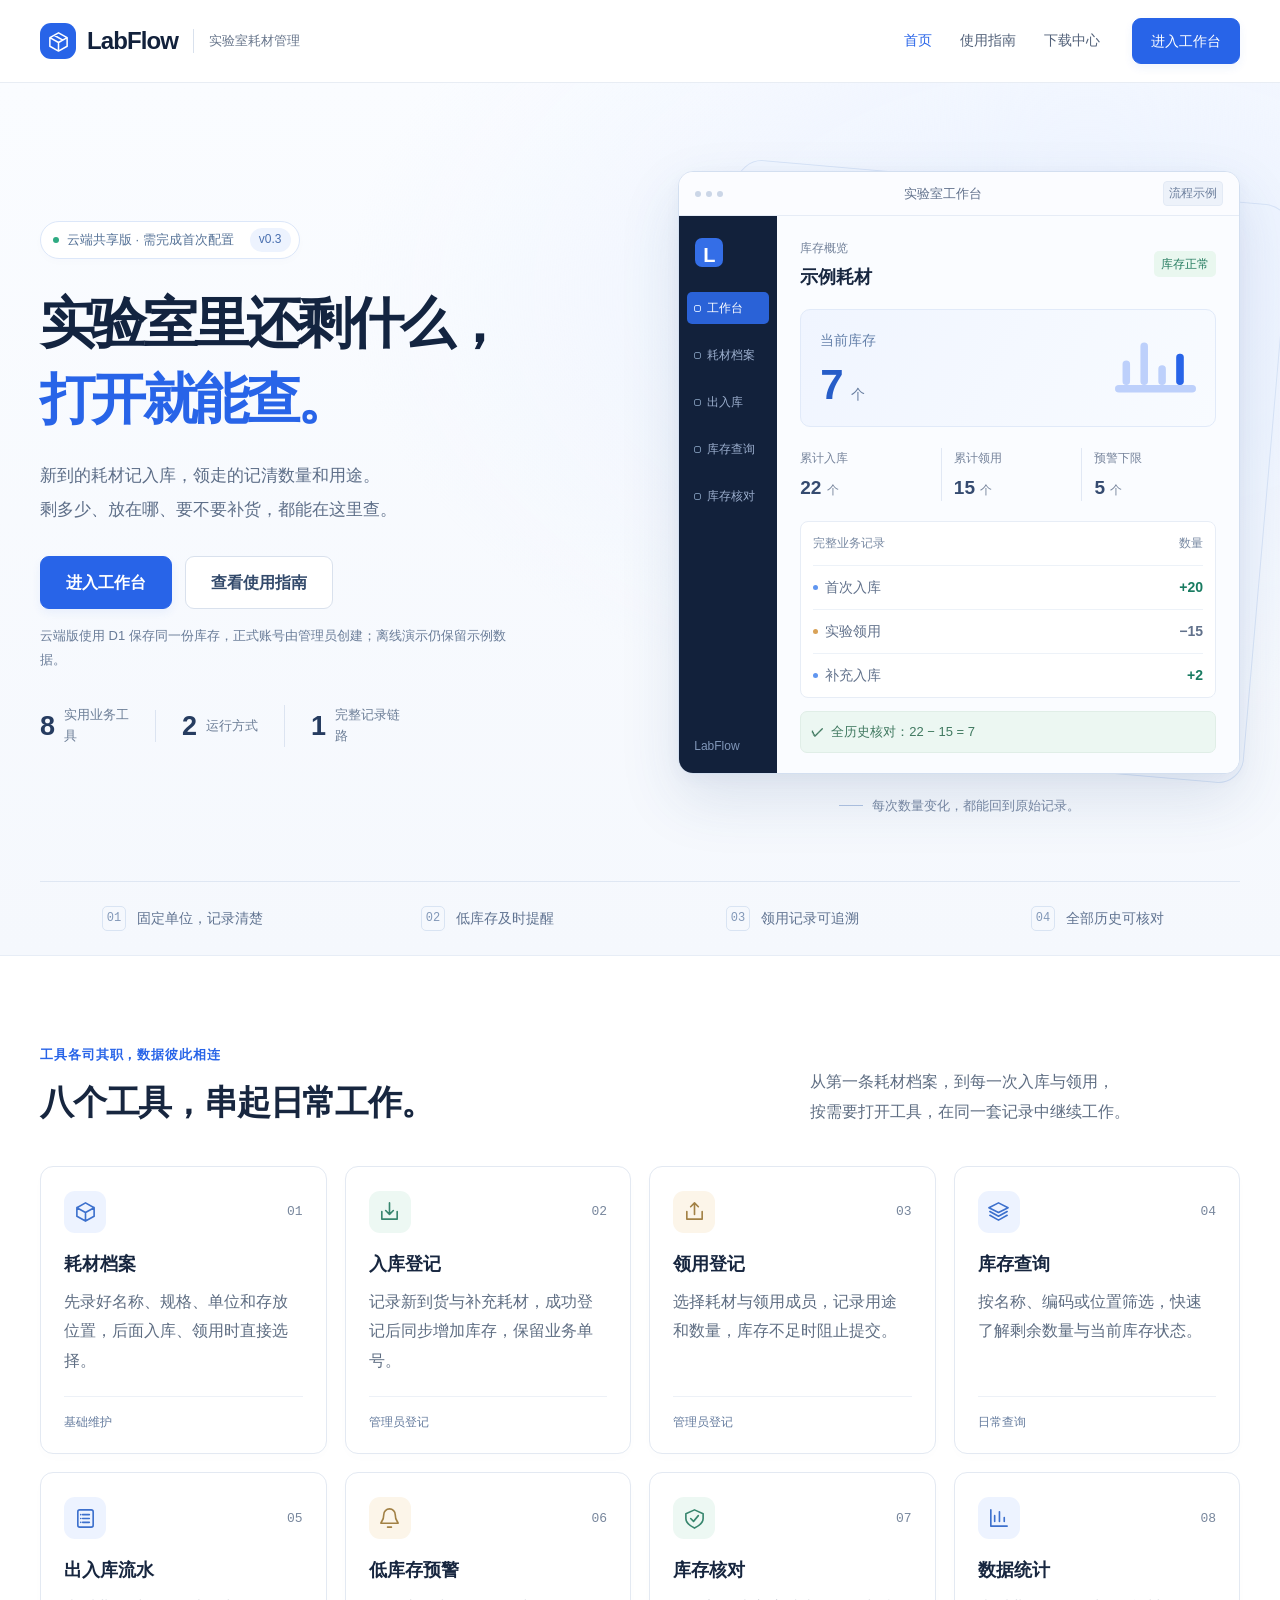
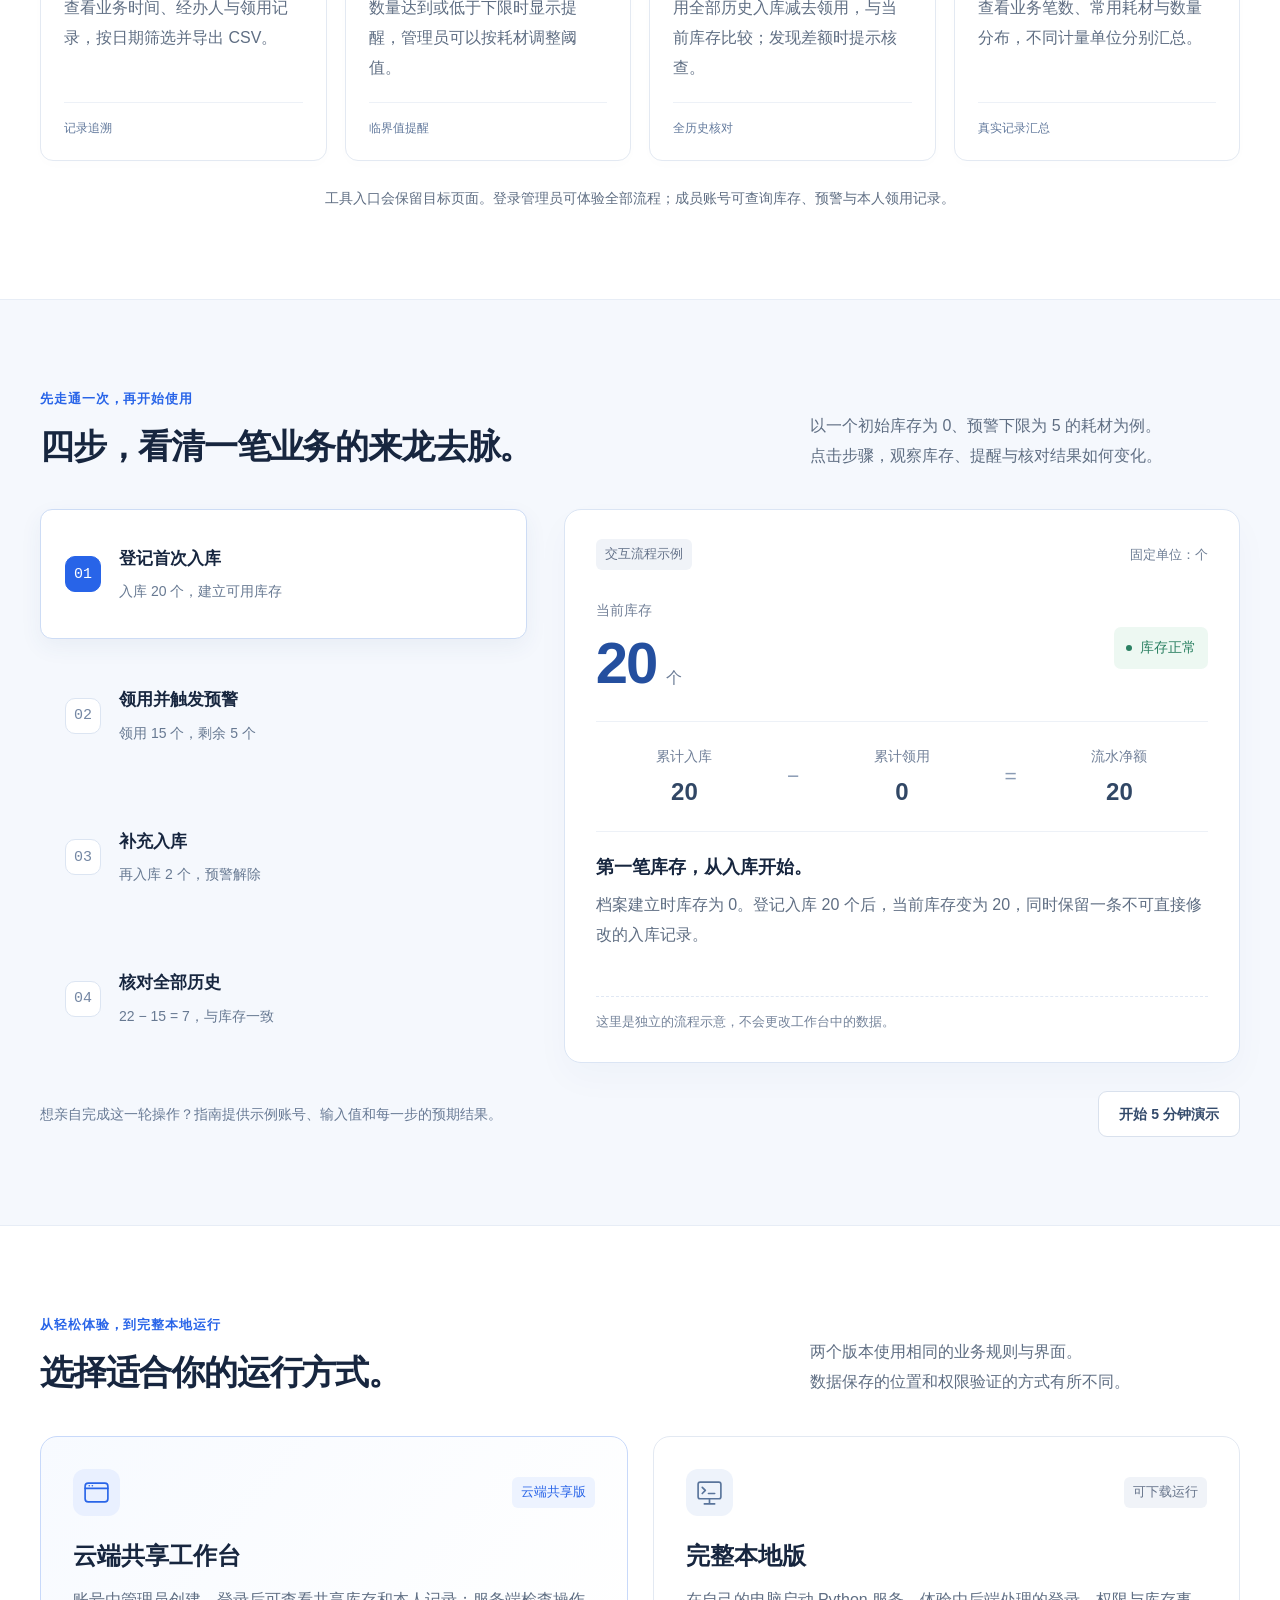
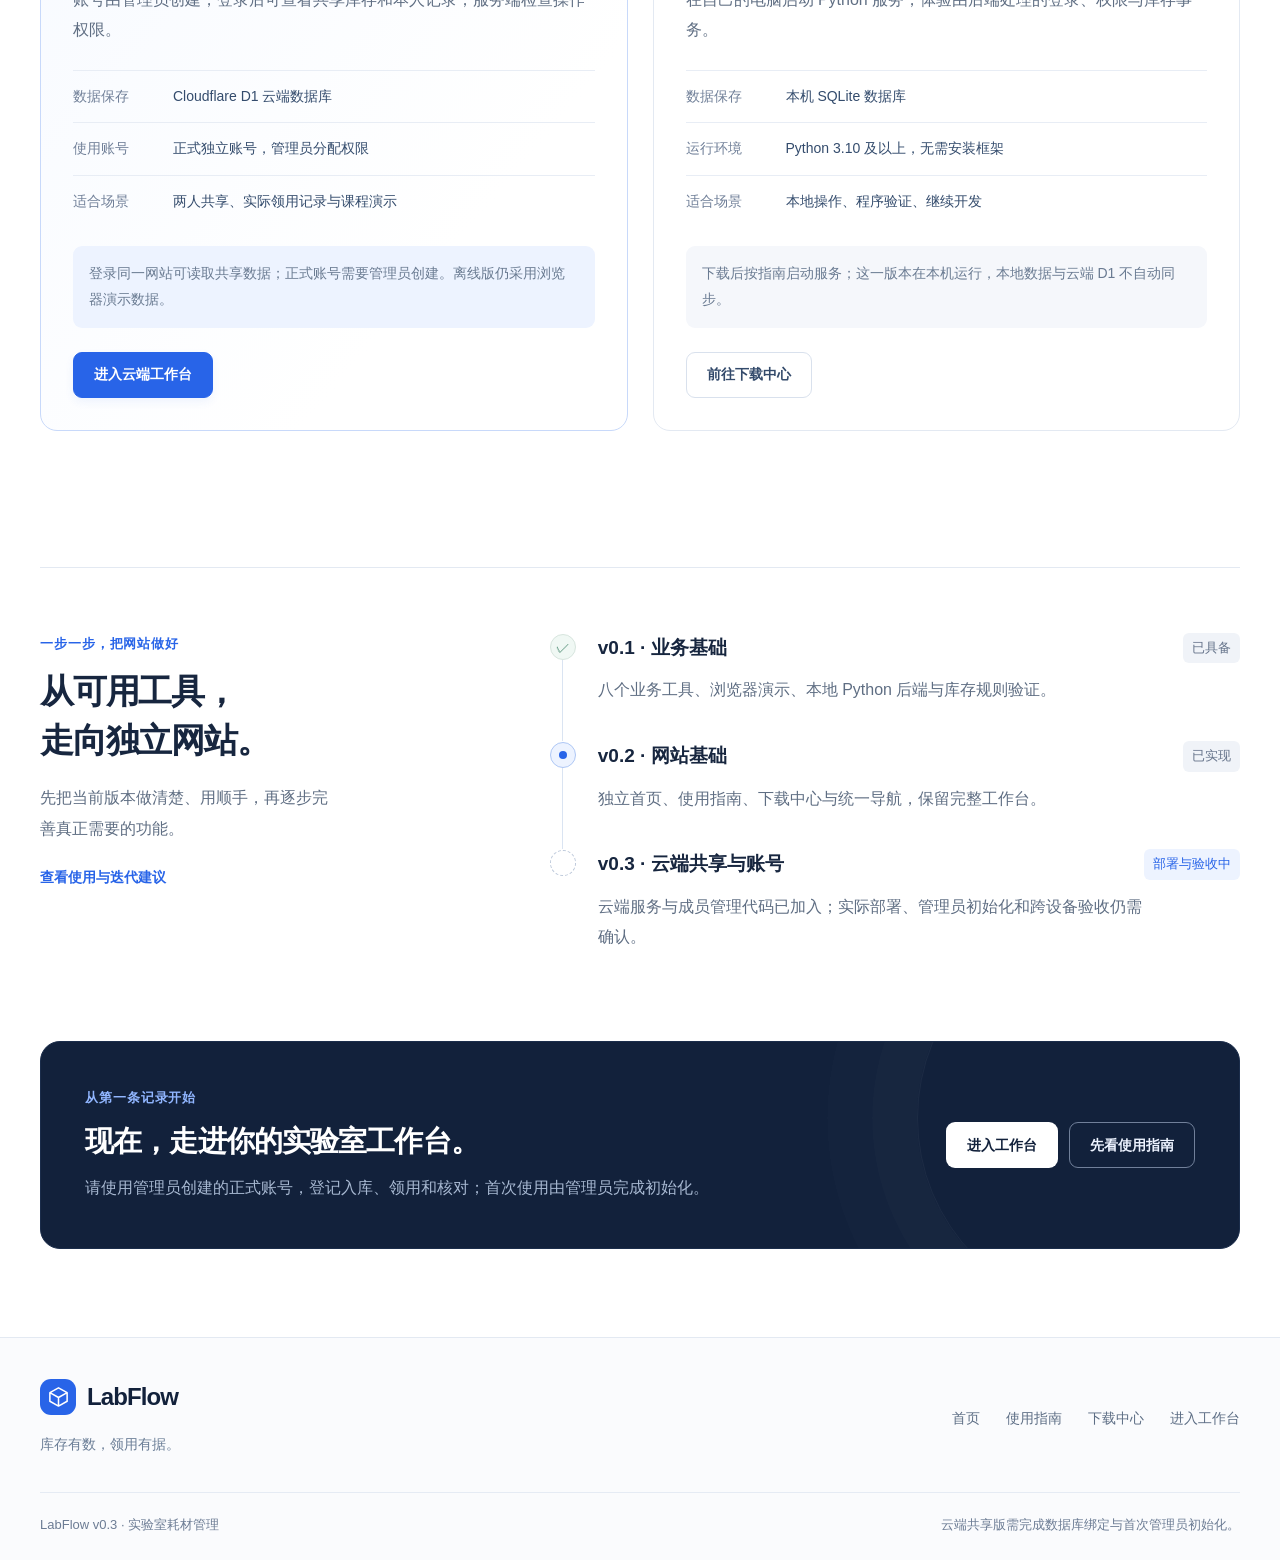
<file: web/index.html>
<!doctype html>
<html lang="zh-CN">
<head>
  <meta charset="utf-8">
  <meta name="viewport" content="width=device-width, initial-scale=1">
  <meta name="theme-color" content="#12213b">
  <meta name="description" content="LabFlow 将实验室耗材档案、入库、领用、库存、预警与核对连接起来。在线体验八个业务工具，或下载完整的 Python 与 SQLite 本地版本。">
  <title>LabFlow · 让实验室耗材管理有条理</title>
  <link rel="stylesheet" href="site.css">
  <script src="site.js" defer></script>
</head>
<body data-page="home">
  <a class="skip-link" href="#main-content">跳到主要内容</a>
  <header class="site-header">
    <div class="site-wrap site-header-inner">
      <a class="site-brand" href="index.html" aria-label="LabFlow 首页">
        <span class="brand-mark" aria-hidden="true"><svg viewBox="0 0 24 24" fill="none"><path d="m12 3 9 5-9 5-9-5 9-5Zm-9 5v9l9 5 9-5V8M12 13v9M7.5 5.5l9 5" stroke="currentColor" stroke-width="1.6" stroke-linejoin="round"/></svg></span>
        <span class="brand-wordmark">LabFlow</span><span class="brand-subtitle">实验室耗材管理</span>
      </a>
      <button class="mobile-nav-toggle" type="button" data-menu-toggle aria-controls="site-nav" aria-expanded="false" aria-label="打开导航"><span></span><span></span><span></span></button>
      <nav id="site-nav" class="site-nav" aria-label="网站导航"><a href="index.html" aria-current="page">首页</a><a href="guide.html">使用指南</a><a href="download.html">下载中心</a><a href="app.html" class="button button-primary nav-cta">进入工作台</a></nav>
    </div>
  </header>
  <main id="main-content">
    <section class="home-hero">
      <div class="site-wrap hero-layout">
        <div class="hero-copy">
          <div class="hero-status"><span class="status-dot"></span>云端共享版 · 需完成首次配置<span class="hero-version">v0.3</span></div>
          <h1>实验室里还剩什么，<br><span>打开就能查。</span></h1>
          <p class="hero-lead">新到的耗材记入库，领走的记清数量和用途。<br class="desktop-break">剩多少、放在哪、要不要补货，都能在这里查。</p>
          <div class="hero-actions"><a class="button button-primary button-large" href="app.html">进入工作台</a><a class="button button-secondary button-large" href="guide.html">查看使用指南</a></div>
          <p class="hero-note">云端版使用 D1 保存同一份库存，正式账号由管理员创建；离线演示仍保留示例数据。</p>
          <div class="hero-proof" aria-label="产品范围"><div><strong>8</strong><span>实用业务工具</span></div><div><strong>2</strong><span>运行方式</span></div><div><strong>1</strong><span>完整记录链路</span></div></div>
        </div>
        <div class="hero-visual">
          <div class="preview-window" aria-label="业务示例：累计入库 22 个、领用 15 个，当前库存 7 个">
            <div class="preview-topbar"><div class="preview-dots" aria-hidden="true"><i></i><i></i><i></i></div><span>实验室工作台</span><span class="preview-label">流程示例</span></div>
            <div class="preview-content">
              <div class="preview-nav" aria-hidden="true"><span class="preview-nav-logo">L</span><span class="is-active"><i></i>工作台</span><span><i></i>耗材档案</span><span><i></i>出入库</span><span><i></i>库存查询</span><span><i></i>库存核对</span><span class="preview-nav-foot">LabFlow</span></div>
              <div class="preview-main">
                <div class="preview-heading"><div><p>库存概览</p><h2>示例耗材</h2></div><span class="preview-ok">库存正常</span></div>
                <div class="preview-stock"><div><span>当前库存</span><strong>7<small>个</small></strong></div><svg viewBox="0 0 86 62" fill="none" aria-hidden="true"><path d="M4 53h78M12 45V27M31 45V8M50 45V32M69 45V20" stroke="#bdd0fb" stroke-width="8" stroke-linecap="round"/><path d="M69 45V20" stroke="#2864e8" stroke-width="8" stroke-linecap="round"/></svg></div>
                <div class="preview-metrics"><div><span>累计入库</span><strong>22 <small>个</small></strong></div><div><span>累计领用</span><strong>15 <small>个</small></strong></div><div><span>预警下限</span><strong>5 <small>个</small></strong></div></div>
                <div class="preview-ledger"><div class="preview-ledger-head"><span>完整业务记录</span><span>数量</span></div><div><span><i class="ledger-dot in"></i>首次入库</span><strong class="text-green">+20</strong></div><div><span><i class="ledger-dot out"></i>实验领用</span><strong>−15</strong></div><div><span><i class="ledger-dot in"></i>补充入库</span><strong class="text-green">+2</strong></div></div>
                <div class="preview-check"><span aria-hidden="true">✓</span>全历史核对：22 − 15 = 7</div>
              </div>
            </div>
          </div>
          <div class="preview-caption"><span class="caption-line"></span>每次数量变化，都能回到原始记录。</div>
        </div>
      </div>
      <div class="site-wrap"><div class="benefit-strip"><span><i aria-hidden="true">01</i>固定单位，记录清楚</span><span><i aria-hidden="true">02</i>低库存及时提醒</span><span><i aria-hidden="true">03</i>领用记录可追溯</span><span><i aria-hidden="true">04</i>全部历史可核对</span></div></div>
    </section>
    <section id="features" class="section features-section">
      <div class="site-wrap">
        <div class="section-head"><div><p class="eyebrow">工具各司其职，数据彼此相连</p><h2 class="section-title">八个工具，串起日常工作。</h2></div><p class="section-copy">从第一条耗材档案，到每一次入库与领用，<br class="desktop-break">按需要打开工具，在同一套记录中继续工作。</p></div>
        <div class="feature-grid">
          <a class="feature-card" href="app.html?app=items"><div class="feature-card-top"><span class="feature-icon"><svg viewBox="0 0 24 24" fill="none" aria-hidden="true"><path d="m12 3 9 5-9 5-9-5 9-5Zm-9 5v9l9 5 9-5V8M12 13v9"/></svg></span><span class="feature-number">01</span></div><h3>耗材档案</h3><p>先录好名称、规格、单位和存放位置，后面入库、领用时直接选择。</p><span class="feature-category">基础维护</span></a>
          <a class="feature-card" href="app.html?app=inbound"><div class="feature-card-top"><span class="feature-icon green"><svg viewBox="0 0 24 24" fill="none" aria-hidden="true"><path d="M4 12v8h16v-8M12 3v12m-4-4 4 4 4-4"/></svg></span><span class="feature-number">02</span></div><h3>入库登记</h3><p>记录新到货与补充耗材，成功登记后同步增加库存，保留业务单号。</p><span class="feature-category">管理员登记</span></a>
          <a class="feature-card" href="app.html?app=outbound"><div class="feature-card-top"><span class="feature-icon warm"><svg viewBox="0 0 24 24" fill="none" aria-hidden="true"><path d="M4 12v8h16v-8M12 15V3m-4 4 4-4 4 4"/></svg></span><span class="feature-number">03</span></div><h3>领用登记</h3><p>选择耗材与领用成员，记录用途和数量，库存不足时阻止提交。</p><span class="feature-category">管理员登记</span></a>
          <a class="feature-card" href="app.html?app=inventory"><div class="feature-card-top"><span class="feature-icon"><svg viewBox="0 0 24 24" fill="none" aria-hidden="true"><path d="m12 3 10 5-10 5L2 8l10-5ZM3 12l9 5 9-5M3 16l9 5 9-5"/></svg></span><span class="feature-number">04</span></div><h3>库存查询</h3><p>按名称、编码或位置筛选，快速了解剩余数量与当前库存状态。</p><span class="feature-category">日常查询</span></a>
          <a class="feature-card" href="app.html?app=movements"><div class="feature-card-top"><span class="feature-icon"><svg viewBox="0 0 24 24" fill="none" aria-hidden="true"><rect x="4" y="3" width="16" height="18" rx="2"/><path d="M9 8h7M9 12h7M9 16h7M7 8h.01M7 12h.01M7 16h.01"/></svg></span><span class="feature-number">05</span></div><h3>出入库流水</h3><p>查看业务时间、经办人与领用记录，按日期筛选并导出 CSV。</p><span class="feature-category">记录追溯</span></a>
          <a class="feature-card" href="app.html?app=alerts"><div class="feature-card-top"><span class="feature-icon warm"><svg viewBox="0 0 24 24" fill="none" aria-hidden="true"><path d="M18 8a6 6 0 0 0-12 0c0 7-3 7-3 9h18c0-2-3-2-3-9M10 21h4"/></svg></span><span class="feature-number">06</span></div><h3>低库存预警</h3><p>数量达到或低于下限时显示提醒，管理员可以按耗材调整阈值。</p><span class="feature-category">临界值提醒</span></a>
          <a class="feature-card" href="app.html?app=reconciliation"><div class="feature-card-top"><span class="feature-icon green"><svg viewBox="0 0 24 24" fill="none" aria-hidden="true"><path d="m12 3 9 4v5c0 5-5 8-9 10-4-2-9-5-9-10V7l9-4Z"/><path d="m8 12 3 3 5-6"/></svg></span><span class="feature-number">07</span></div><h3>库存核对</h3><p>用全部历史入库减去领用，与当前库存比较；发现差额时提示核查。</p><span class="feature-category">全历史核对</span></a>
          <a class="feature-card" href="app.html?app=statistics"><div class="feature-card-top"><span class="feature-icon"><svg viewBox="0 0 24 24" fill="none" aria-hidden="true"><path d="M4 3v17h17M8 15V9M13 15V5M18 15v-4"/></svg></span><span class="feature-number">08</span></div><h3>数据统计</h3><p>查看业务笔数、常用耗材与数量分布，不同计量单位分别汇总。</p><span class="feature-category">真实记录汇总</span></a>
        </div>
        <p class="section-footnote">工具入口会保留目标页面。登录管理员可体验全部流程；成员账号可查询库存、预警与本人领用记录。</p>
      </div>
    </section>
    <section id="workflow" class="section workflow-section">
      <div class="site-wrap">
        <div class="section-head"><div><p class="eyebrow">先走通一次，再开始使用</p><h2 class="section-title">四步，看清一笔业务的来龙去脉。</h2></div><p class="section-copy">以一个初始库存为 0、预警下限为 5 的耗材为例。<br class="desktop-break">点击步骤，观察库存、提醒与核对结果如何变化。</p></div>
        <div class="workflow-layout">
          <div class="demo-tabs" role="tablist" aria-label="业务演示步骤" aria-orientation="vertical">
            <button class="demo-tab is-active" type="button" role="tab" id="demo-tab-0" aria-selected="true" aria-controls="demo-panel" data-demo-step="0"><span class="demo-step-number">01</span><span><strong>登记首次入库</strong><small>入库 20 个，建立可用库存</small></span></button>
            <button class="demo-tab" type="button" role="tab" id="demo-tab-1" aria-selected="false" aria-controls="demo-panel" tabindex="-1" data-demo-step="1"><span class="demo-step-number">02</span><span><strong>领用并触发预警</strong><small>领用 15 个，剩余 5 个</small></span></button>
            <button class="demo-tab" type="button" role="tab" id="demo-tab-2" aria-selected="false" aria-controls="demo-panel" tabindex="-1" data-demo-step="2"><span class="demo-step-number">03</span><span><strong>补充入库</strong><small>再入库 2 个，预警解除</small></span></button>
            <button class="demo-tab" type="button" role="tab" id="demo-tab-3" aria-selected="false" aria-controls="demo-panel" tabindex="-1" data-demo-step="3"><span class="demo-step-number">04</span><span><strong>核对全部历史</strong><small>22 − 15 = 7，与库存一致</small></span></button>
          </div>
          <div id="demo-panel" class="demo-panel" role="tabpanel" aria-labelledby="demo-tab-0" tabindex="0">
            <div class="demo-panel-top"><span class="tag">交互流程示例</span><span class="demo-unit">固定单位：个</span></div>
            <div class="demo-result" aria-live="polite" aria-atomic="true"><div><p>当前库存</p><div class="demo-stock-number"><strong data-demo-stock>20</strong><span>个</span></div></div><div class="demo-result-state" data-demo-state><span class="state-indicator"></span><span data-demo-status>库存正常</span></div></div>
            <div class="demo-equation"><div><span>累计入库</span><strong data-demo-in>20</strong></div><span class="equation-symbol" aria-hidden="true">−</span><div><span>累计领用</span><strong data-demo-out>0</strong></div><span class="equation-symbol" aria-hidden="true">=</span><div><span>流水净额</span><strong data-demo-ledger>20</strong></div></div>
            <div class="demo-explanation"><h3 data-demo-title>第一笔库存，从入库开始。</h3><p data-demo-description>档案建立时库存为 0。登记入库 20 个后，当前库存变为 20，同时保留一条不可直接修改的入库记录。</p></div>
            <p class="demo-safe-note">这里是独立的流程示意，不会更改工作台中的数据。</p>
          </div>
        </div>
        <div class="workflow-bottom"><p>想亲自完成这一轮操作？指南提供示例账号、输入值和每一步的预期结果。</p><a class="button button-secondary" href="guide.html#first-run">开始 5 分钟演示</a></div>
      </div>
    </section>
    <section id="modes" class="section modes-section">
      <div class="site-wrap">
        <div class="section-head"><div><p class="eyebrow">从轻松体验，到完整本地运行</p><h2 class="section-title">选择适合你的运行方式。</h2></div><p class="section-copy">两个版本使用相同的业务规则与界面。<br class="desktop-break">数据保存的位置和权限验证的方式有所不同。</p></div>
        <div class="mode-grid">
          <article class="mode-card browser-mode"><div class="mode-card-heading"><span class="mode-icon" aria-hidden="true"><svg viewBox="0 0 28 28" fill="none"><rect x="3" y="5" width="22" height="18" rx="3"/><path d="M3 10h22M7 7.5h.01M10 7.5h.01"/></svg></span><span class="tag tag-blue">云端共享版</span></div><h3>云端共享工作台</h3><p>账号由管理员创建，登录后可查看共享库存和本人记录；服务端检查操作权限。</p><dl class="mode-facts"><div><dt>数据保存</dt><dd>Cloudflare D1 云端数据库</dd></div><div><dt>使用账号</dt><dd>正式独立账号，管理员分配权限</dd></div><div><dt>适合场景</dt><dd>两人共享、实际领用记录与课程演示</dd></div></dl><div class="mode-boundary">登录同一网站可读取共享数据；正式账号需要管理员创建。离线版仍采用浏览器演示数据。</div><a class="button button-primary" href="app.html">进入云端工作台</a></article>
          <article class="mode-card local-mode"><div class="mode-card-heading"><span class="mode-icon" aria-hidden="true"><svg viewBox="0 0 28 28" fill="none"><rect x="3" y="4" width="22" height="16" rx="2"/><path d="M9 25h10M14 20v5M7 9l3 3-3 3M13 15h6"/></svg></span><span class="tag">可下载运行</span></div><h3>完整本地版</h3><p>在自己的电脑启动 Python 服务，体验由后端处理的登录、权限与库存事务。</p><dl class="mode-facts"><div><dt>数据保存</dt><dd>本机 SQLite 数据库</dd></div><div><dt>运行环境</dt><dd>Python 3.10 及以上，无需安装框架</dd></div><div><dt>适合场景</dt><dd>本地操作、程序验证、继续开发</dd></div></dl><div class="mode-boundary">下载后按指南启动服务；这一版本在本机运行，本地数据与云端 D1 不自动同步。</div><a class="button button-secondary" href="download.html">前往下载中心</a></article>
        </div>
      </div>
    </section>
    <section id="roadmap" class="section roadmap-section">
      <div class="site-wrap roadmap-layout"><div class="roadmap-heading"><p class="eyebrow">一步一步，把网站做好</p><h2 class="section-title">从可用工具，<br>走向独立网站。</h2><p class="section-copy">先把当前版本做清楚、用顺手，再逐步完善真正需要的功能。</p><a class="text-link" href="guide.html#team">查看使用与迭代建议</a></div><div class="roadmap-list"><article class="roadmap-item"><span class="roadmap-marker complete" aria-hidden="true">✓</span><div><div class="roadmap-item-title"><h3>v0.1 · 业务基础</h3><span class="tag">已具备</span></div><p>八个业务工具、浏览器演示、本地 Python 后端与库存规则验证。</p></div></article><article class="roadmap-item current"><span class="roadmap-marker" aria-hidden="true"><i></i></span><div><div class="roadmap-item-title"><h3>v0.2 · 网站基础</h3><span class="tag">已实现</span></div><p>独立首页、使用指南、下载中心与统一导航，保留完整工作台。</p></div></article><article class="roadmap-item"><span class="roadmap-marker planned" aria-hidden="true"></span><div><div class="roadmap-item-title"><h3>v0.3 · 云端共享与账号</h3><span class="tag tag-blue">部署与验收中</span></div><p>云端服务与成员管理代码已加入；实际部署、管理员初始化和跨设备验收仍需确认。</p></div></article></div></div>
    </section>
    <section class="closing-section"><div class="site-wrap"><div class="closing-panel"><div><p class="eyebrow">从第一条记录开始</p><h2>现在，走进你的实验室工作台。</h2><p>请使用管理员创建的正式账号，登记入库、领用和核对；首次使用由管理员完成初始化。</p></div><div class="closing-actions"><a class="button button-white" href="app.html">进入工作台</a><a class="button button-dark-outline" href="guide.html">先看使用指南</a></div></div></div></section>
  </main>
  <footer class="site-footer"><div class="site-wrap"><div class="footer-top"><div><a class="site-brand" href="index.html"><span class="brand-mark" aria-hidden="true"><svg viewBox="0 0 24 24" fill="none"><path d="m12 3 9 5-9 5-9-5 9-5Zm-9 5v9l9 5 9-5V8M12 13v9" stroke="currentColor" stroke-width="1.6" stroke-linejoin="round"/></svg></span><span class="brand-wordmark">LabFlow</span></a><p class="footer-description">库存有数，领用有据。</p></div><nav class="footer-nav" aria-label="页脚导航"><a href="index.html">首页</a><a href="guide.html">使用指南</a><a href="download.html">下载中心</a><a href="app.html">进入工作台</a></nav></div><div class="footer-bottom"><span>LabFlow v0.3 · 实验室耗材管理</span><span>云端共享版需完成数据库绑定与首次管理员初始化。</span></div></div></footer>
</body>
</html>
</file>
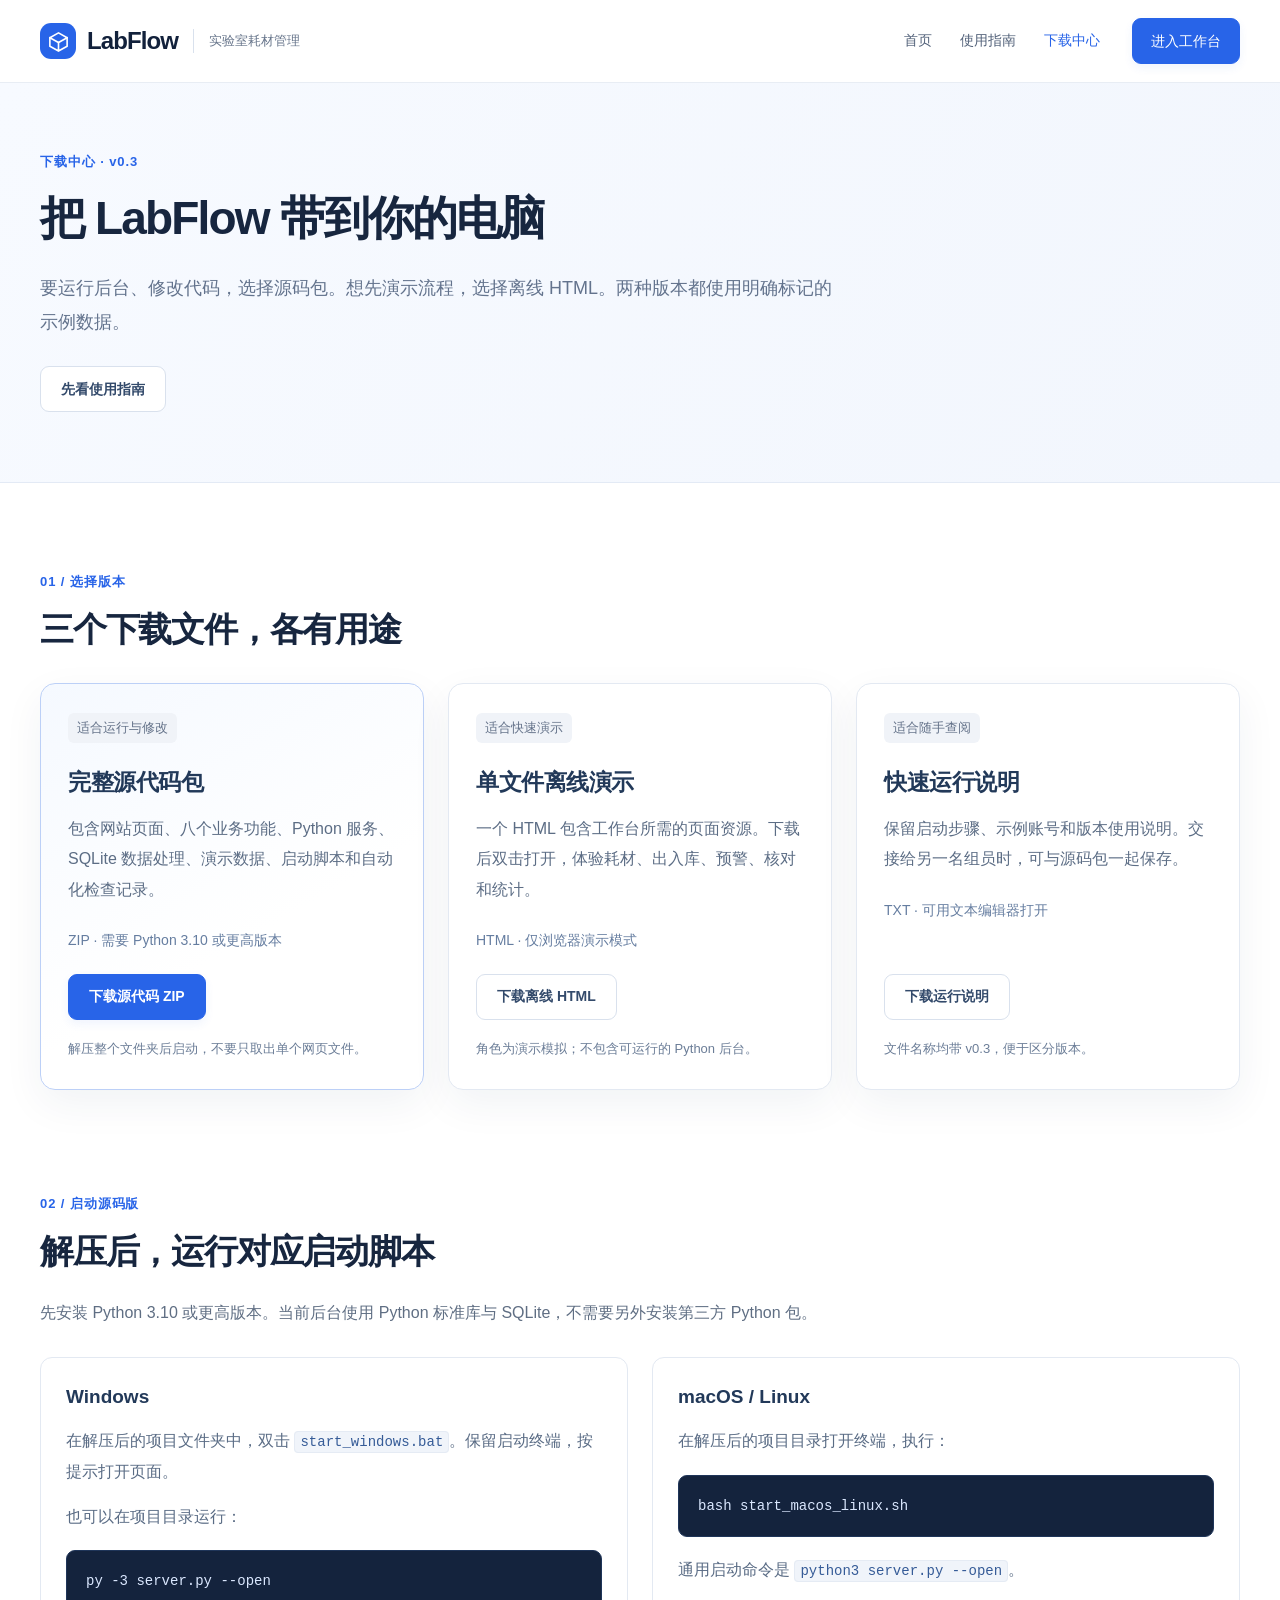
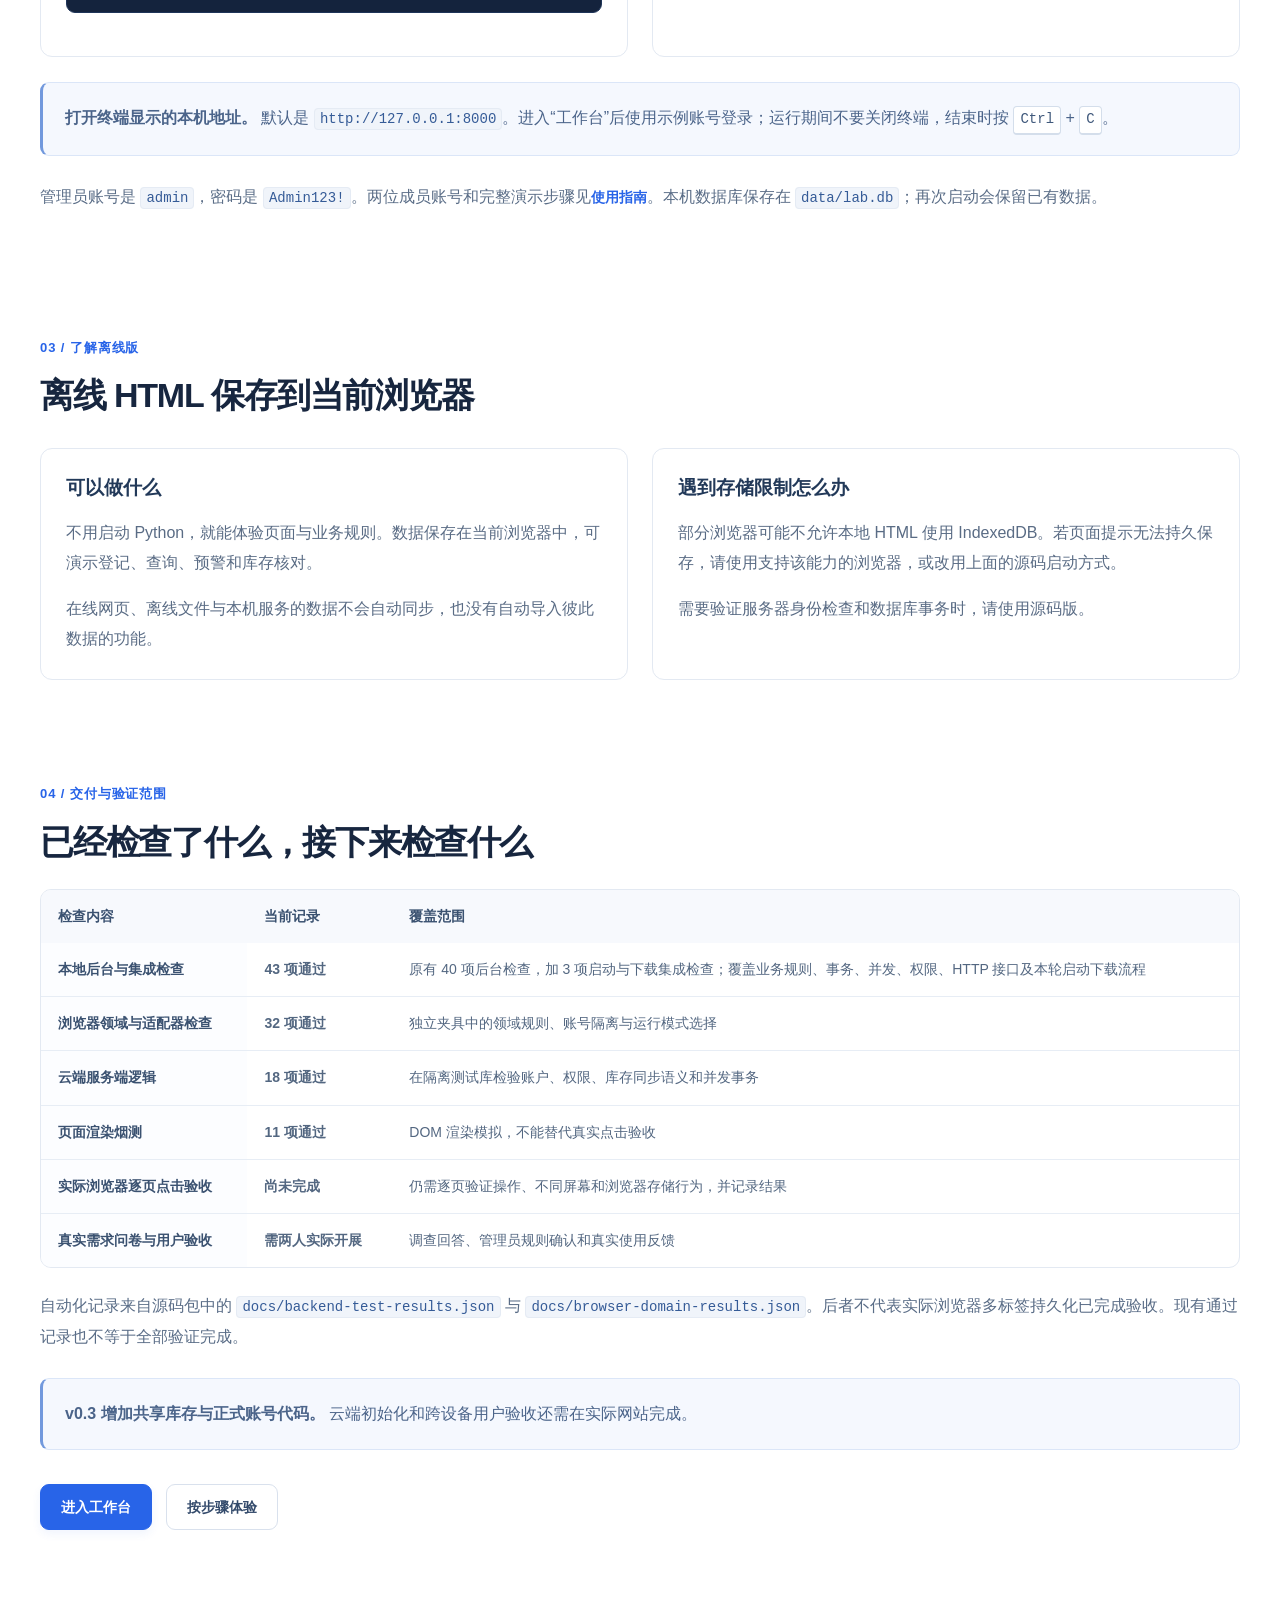
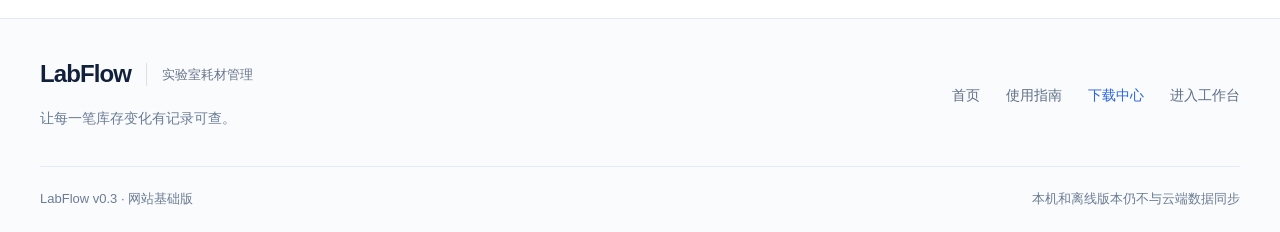
<file: web/download.html>
<!doctype html>
<html lang="zh-CN">
<head>
  <meta charset="UTF-8">
  <meta name="viewport" content="width=device-width, initial-scale=1.0">
  <meta name="theme-color" content="#101d35">
  <meta name="description" content="下载 LabFlow v0.3 源代码、单文件离线演示和运行说明，了解启动要求与已执行的自动化检查范围。">
  <title>下载中心 · LabFlow</title>
  <link rel="stylesheet" href="site.css">
  <script src="site.js" defer></script>
</head>
<body data-page="download">
  <a class="skip-link" href="#main-content">跳到主要内容</a>
  <header class="site-header">
    <div class="site-wrap site-header-inner">
      <a class="site-brand" href="index.html" aria-label="LabFlow 首页">
        <span class="brand-mark" aria-hidden="true"><svg viewBox="0 0 24 24" fill="none" stroke="currentColor" stroke-width="1.7" stroke-linecap="round" stroke-linejoin="round"><path d="m12 3 9 5-9 5-9-5 9-5Z"/><path d="M3 8v9l9 5 9-5V8M12 13v9"/></svg></span>
        <span class="brand-wordmark">LabFlow</span><span class="brand-subtitle">实验室耗材管理</span>
      </a>
      <button class="mobile-nav-toggle" type="button" data-menu-toggle aria-controls="site-nav" aria-expanded="false" aria-label="打开导航菜单">菜单</button>
      <nav id="site-nav" class="site-nav" aria-label="主导航">
        <a href="index.html">首页</a><a href="guide.html">使用指南</a><a href="download.html" aria-current="page">下载中心</a><a class="button button-primary nav-cta" href="app.html">进入工作台</a>
      </nav>
    </div>
  </header>

  <main id="main-content">
    <section class="page-hero">
      <div class="site-wrap">
        <p class="eyebrow">下载中心 · v0.3</p>
        <h1 class="page-title">把 LabFlow 带到你的电脑</h1>
        <p class="page-lead">要运行后台、修改代码，选择源码包。想先演示流程，选择离线 HTML。两种版本都使用明确标记的示例数据。</p>
        <a class="button button-secondary" href="guide.html">先看使用指南</a>
      </div>
    </section>

    <section class="section site-wrap" aria-labelledby="files-title">
      <p class="eyebrow">01 / 选择版本</p>
      <h2 id="files-title" class="section-title">三个下载文件，各有用途</h2>
      <div class="grid-3">
        <article class="download-card">
          <span class="tag">适合运行与修改</span>
          <h3 class="card-title">完整源代码包</h3>
          <p>包含网站页面、八个业务功能、Python 服务、SQLite 数据处理、演示数据、启动脚本和自动化检查记录。</p>
          <p class="download-meta">ZIP · 需要 Python 3.10 或更高版本</p>
          <a class="button button-primary" href="downloads/LabFlow_v0.3_source.zip" download>下载源代码 ZIP</a>
          <p class="muted">解压整个文件夹后启动，不要只取出单个网页文件。</p>
        </article>
        <article class="download-card">
          <span class="tag">适合快速演示</span>
          <h3 class="card-title">单文件离线演示</h3>
          <p>一个 HTML 包含工作台所需的页面资源。下载后双击打开，体验耗材、出入库、预警、核对和统计。</p>
          <p class="download-meta">HTML · 仅浏览器演示模式</p>
          <a class="button button-secondary" href="downloads/LabFlow_v0.3_offline.html" download>下载离线 HTML</a>
          <p class="muted">角色为演示模拟；不包含可运行的 Python 后台。</p>
        </article>
        <article class="download-card">
          <span class="tag">适合随手查阅</span>
          <h3 class="card-title">快速运行说明</h3>
          <p>保留启动步骤、示例账号和版本使用说明。交接给另一名组员时，可与源码包一起保存。</p>
          <p class="download-meta">TXT · 可用文本编辑器打开</p>
          <a class="button button-secondary" href="downloads/LabFlow_v0.3_readme.txt" download>下载运行说明</a>
          <p class="muted">文件名称均带 v0.3，便于区分版本。</p>
        </article>
      </div>
    </section>

    <section id="source-start" class="section site-wrap" aria-labelledby="start-title">
      <p class="eyebrow">02 / 启动源码版</p>
      <h2 id="start-title" class="section-title">解压后，运行对应启动脚本</h2>
      <p class="section-copy">先安装 Python 3.10 或更高版本。当前后台使用 Python 标准库与 SQLite，不需要另外安装第三方 Python 包。</p>
      <div class="grid-2">
        <article class="content-card"><h3 class="card-title">Windows</h3><p>在解压后的项目文件夹中，双击 <code>start_windows.bat</code>。保留启动终端，按提示打开页面。</p><p>也可以在项目目录运行：</p><pre class="code-block"><code>py -3 server.py --open</code></pre></article>
        <article class="content-card"><h3 class="card-title">macOS / Linux</h3><p>在解压后的项目目录打开终端，执行：</p><pre class="code-block"><code>bash start_macos_linux.sh</code></pre><p>通用启动命令是 <code>python3 server.py --open</code>。</p></article>
      </div>
      <div class="callout"><strong>打开终端显示的本机地址。</strong> 默认是 <code>http://127.0.0.1:8000</code>。进入“工作台”后使用示例账号登录；运行期间不要关闭终端，结束时按 <kbd>Ctrl</kbd> + <kbd>C</kbd>。</div>
      <p>管理员账号是 <code>admin</code>，密码是 <code>Admin123!</code>。两位成员账号和完整演示步骤见<a href="guide.html#accounts">使用指南</a>。本机数据库保存在 <code>data/lab.db</code>；再次启动会保留已有数据。</p>
    </section>

    <section class="section site-wrap" aria-labelledby="offline-title">
      <p class="eyebrow">03 / 了解离线版</p>
      <h2 id="offline-title" class="section-title">离线 HTML 保存到当前浏览器</h2>
      <div class="grid-2">
        <article class="content-card"><h3 class="card-title">可以做什么</h3><p>不用启动 Python，就能体验页面与业务规则。数据保存在当前浏览器中，可演示登记、查询、预警和库存核对。</p><p>在线网页、离线文件与本机服务的数据不会自动同步，也没有自动导入彼此数据的功能。</p></article>
        <article class="content-card"><h3 class="card-title">遇到存储限制怎么办</h3><p>部分浏览器可能不允许本地 HTML 使用 IndexedDB。若页面提示无法持久保存，请使用支持该能力的浏览器，或改用上面的源码启动方式。</p><p>需要验证服务器身份检查和数据库事务时，请使用源码版。</p></article>
      </div>
    </section>

    <section class="section site-wrap" aria-labelledby="checks-title">
      <p class="eyebrow">04 / 交付与验证范围</p>
      <h2 id="checks-title" class="section-title">已经检查了什么，接下来检查什么</h2>
      <div class="table-wrap">
        <table>
          <thead><tr><th scope="col">检查内容</th><th scope="col">当前记录</th><th scope="col">覆盖范围</th></tr></thead>
          <tbody>
            <tr><th scope="row">本地后台与集成检查</th><td><strong>43 项通过</strong></td><td>原有 40 项后台检查，加 3 项启动与下载集成检查；覆盖业务规则、事务、并发、权限、HTTP 接口及本轮启动下载流程</td></tr>
            <tr><th scope="row">浏览器领域与适配器检查</th><td><strong>32 项通过</strong></td><td>独立夹具中的领域规则、账号隔离与运行模式选择</td></tr>
            <tr><th scope="row">云端服务端逻辑</th><td><strong>18 项通过</strong></td><td>在隔离测试库检验账户、权限、库存同步语义和并发事务</td></tr><tr><th scope="row">页面渲染烟测</th><td><strong>11 项通过</strong></td><td>DOM 渲染模拟，不能替代真实点击验收</td></tr><tr><th scope="row">实际浏览器逐页点击验收</th><td><strong>尚未完成</strong></td><td>仍需逐页验证操作、不同屏幕和浏览器存储行为，并记录结果</td></tr>
            <tr><th scope="row">真实需求问卷与用户验收</th><td><strong>需两人实际开展</strong></td><td>调查回答、管理员规则确认和真实使用反馈</td></tr>
          </tbody>
        </table>
      </div>
      <p>自动化记录来自源码包中的 <code>docs/backend-test-results.json</code> 与 <code>docs/browser-domain-results.json</code>。后者不代表实际浏览器多标签持久化已完成验收。现有通过记录也不等于全部验证完成。</p>
      <div class="callout"><strong>v0.3 增加共享库存与正式账号代码。</strong> 云端初始化和跨设备用户验收还需在实际网站完成。</div>
      <a class="button button-primary" href="app.html">进入工作台</a>
      <a class="button button-secondary" href="guide.html#first-run">按步骤体验</a>
    </section>
  </main>

  <footer class="site-footer">
    <div class="site-wrap">
      <div class="footer-top"><div><a class="site-brand" href="index.html"><span class="brand-wordmark">LabFlow</span><span class="brand-subtitle">实验室耗材管理</span></a><p class="muted">让每一笔库存变化有记录可查。</p></div><nav class="footer-nav" aria-label="页脚导航"><a href="index.html">首页</a><a href="guide.html">使用指南</a><a href="download.html" aria-current="page">下载中心</a><a href="app.html">进入工作台</a></nav></div>
      <div class="footer-bottom"><span>LabFlow v0.3 · 网站基础版</span><span>本机和离线版本仍不与云端数据同步</span></div>
    </div>
  </footer>
</body>
</html>
</file>
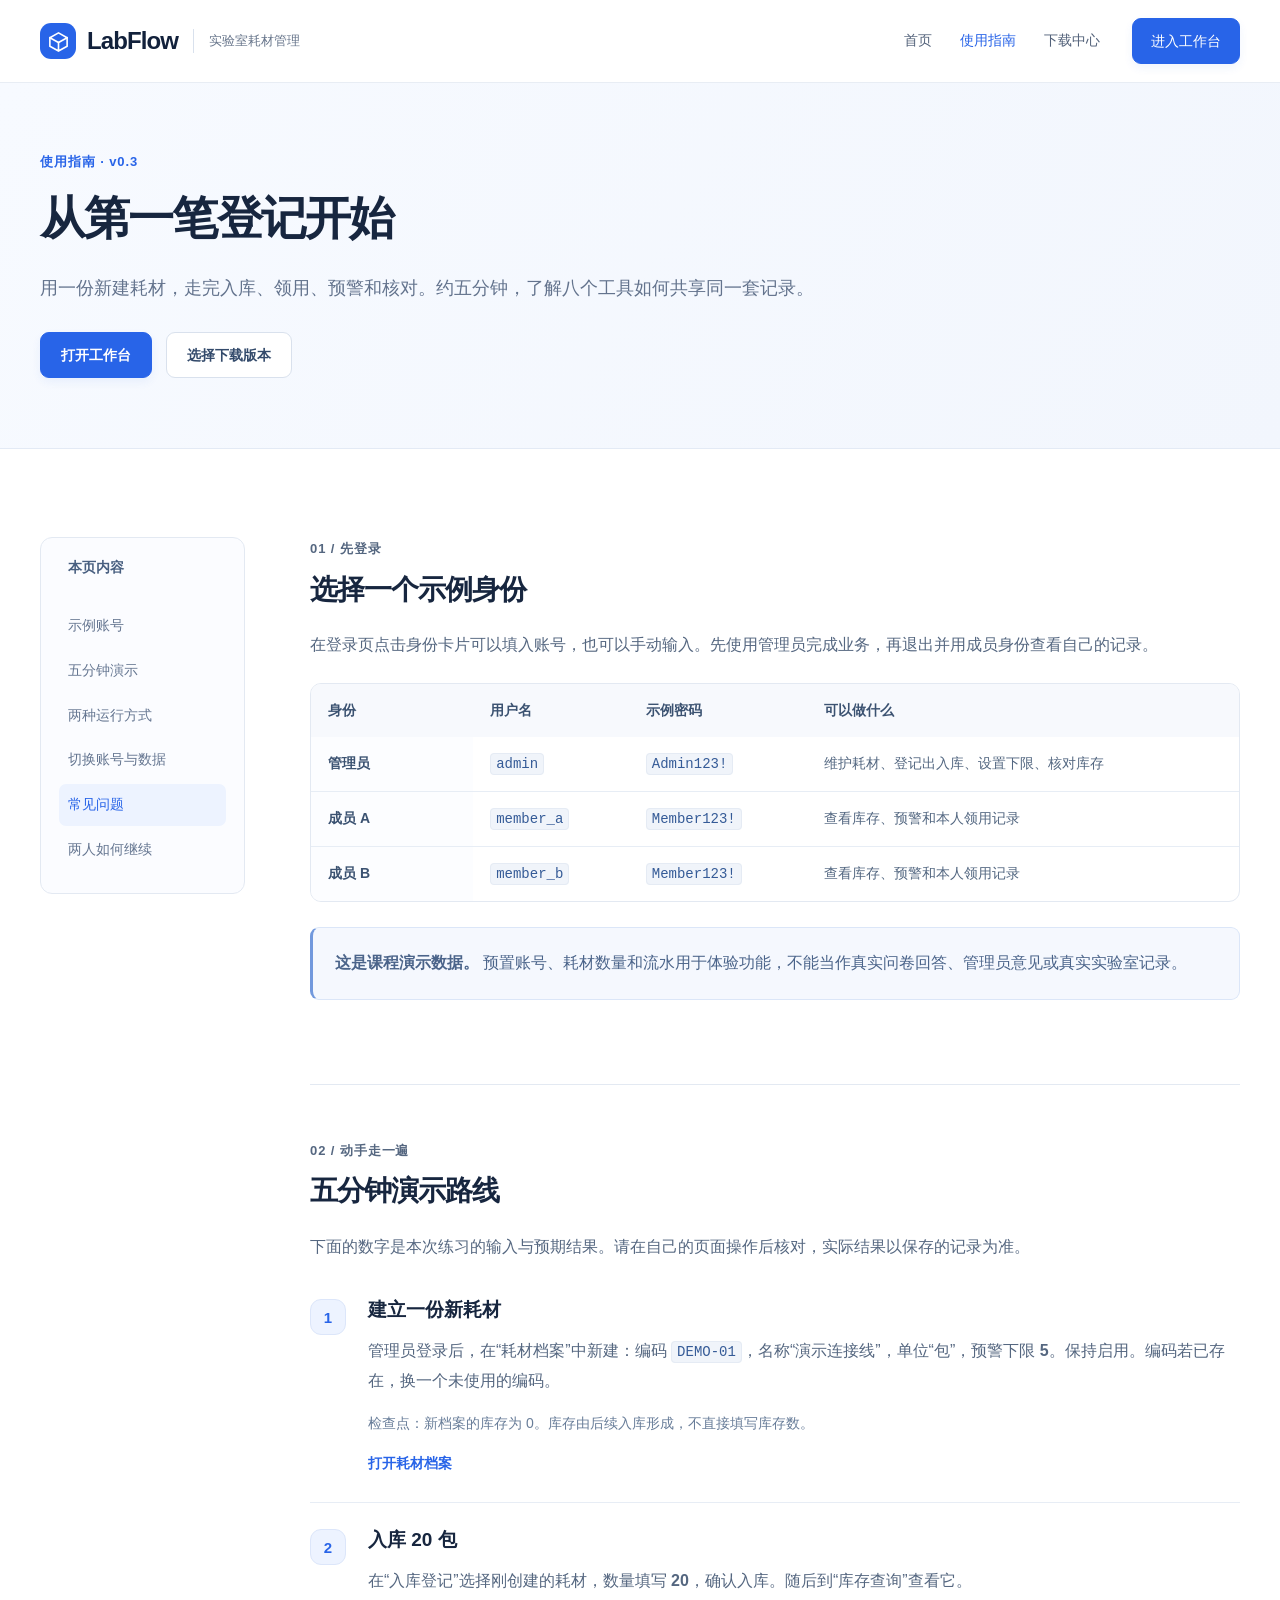
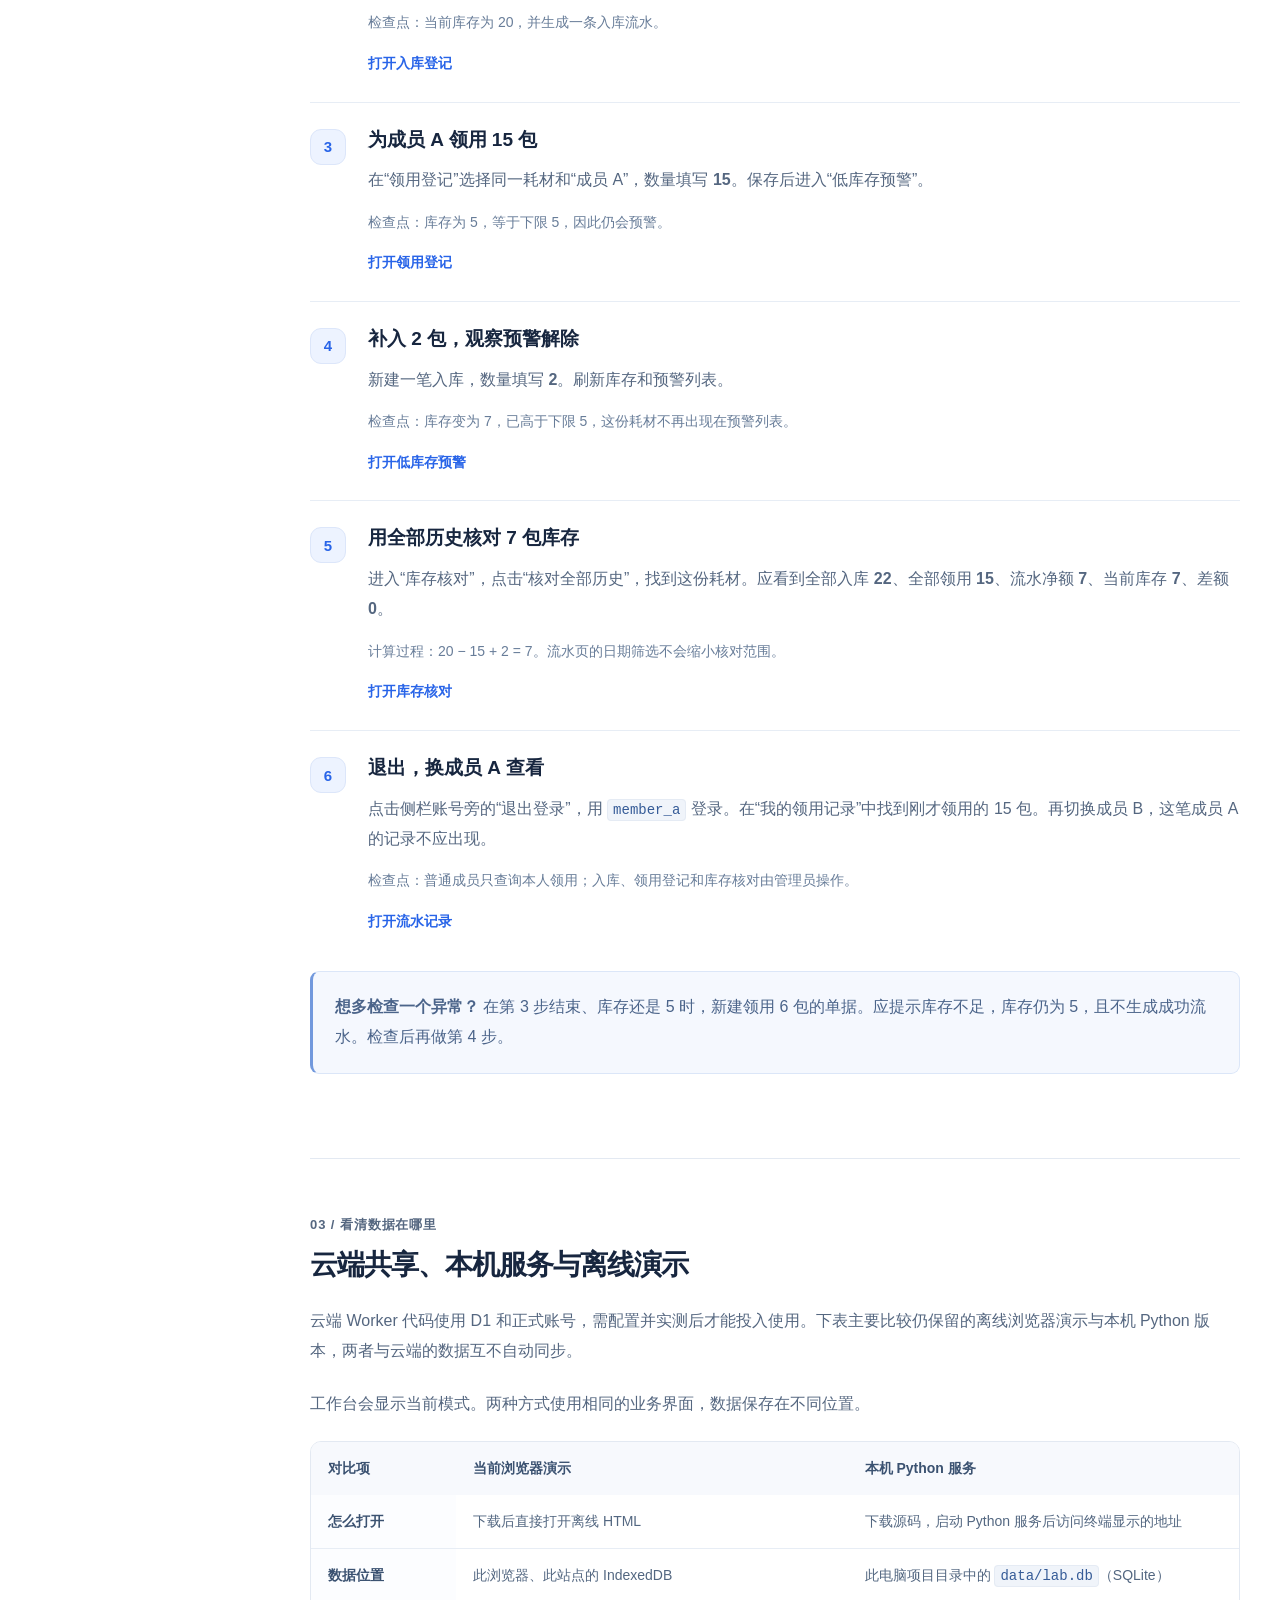
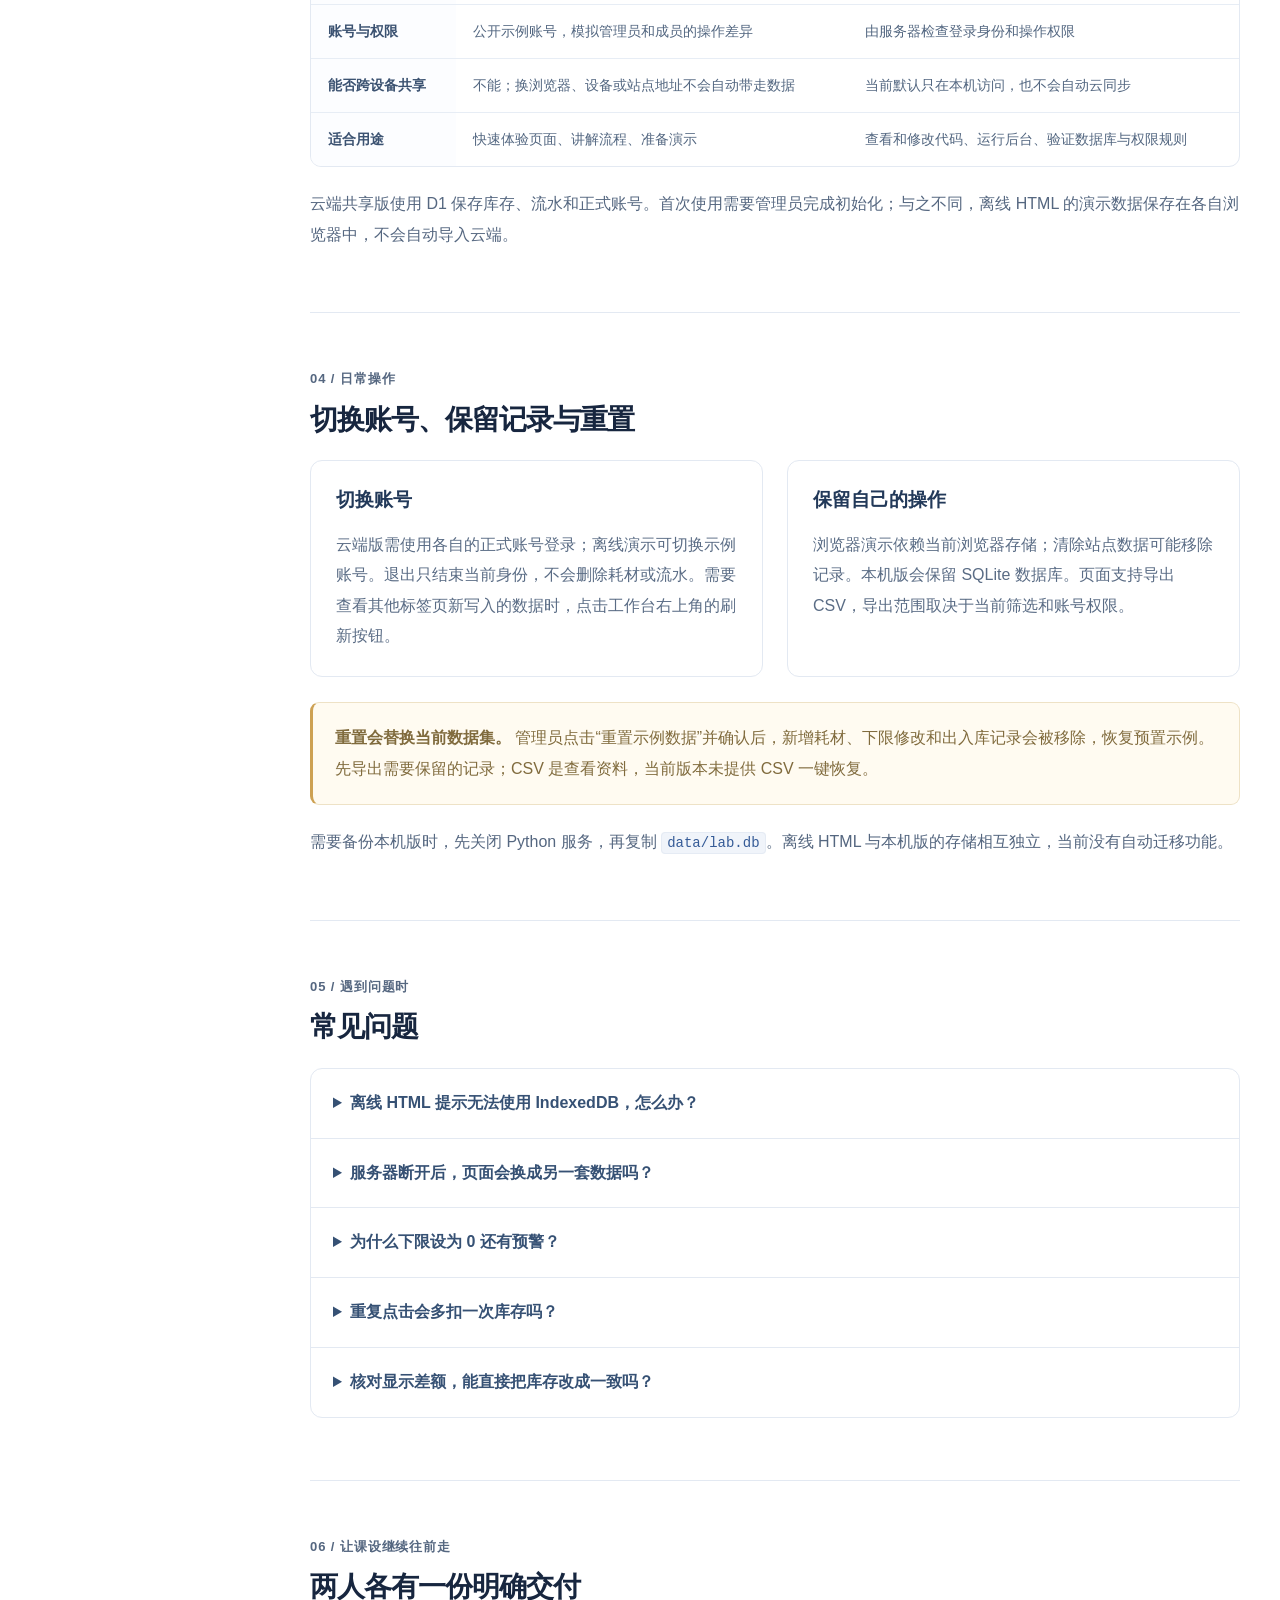
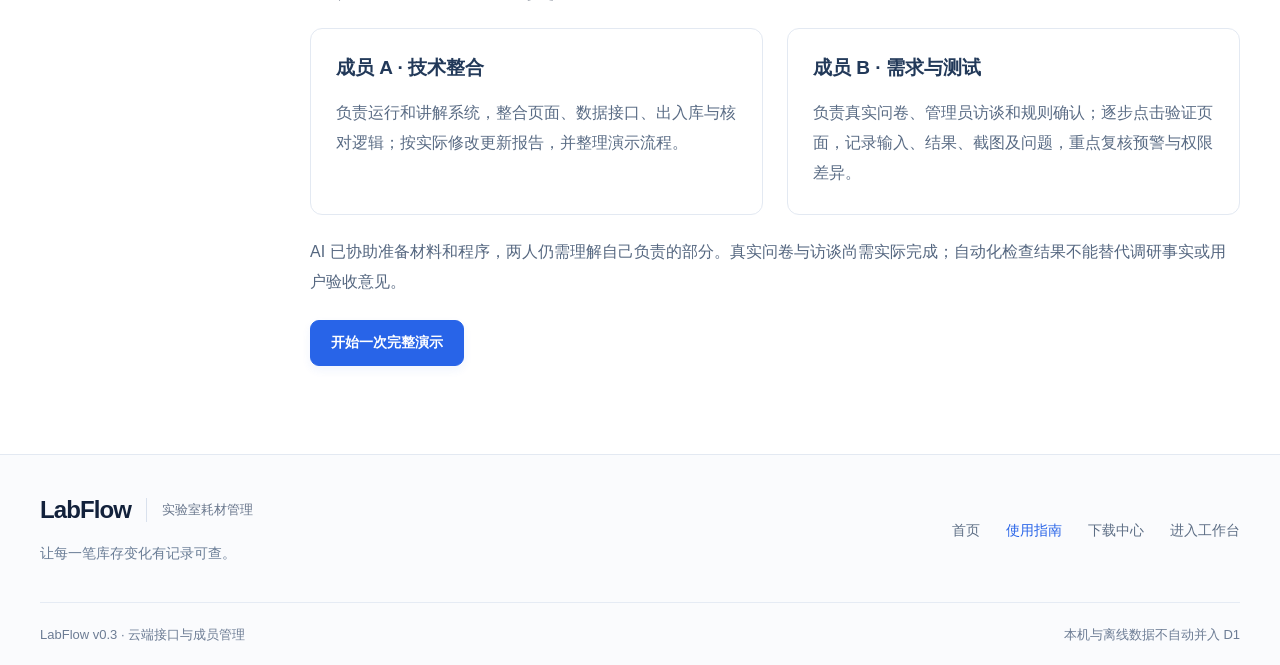
<file: web/guide.html>
<!doctype html>
<html lang="zh-CN">
<head>
  <meta charset="UTF-8">
  <meta name="viewport" content="width=device-width, initial-scale=1.0">
  <meta name="theme-color" content="#101d35">
  <meta name="description" content="LabFlow 使用指南：云端正式账号与离线示例账号、五分钟出入库演示、预警核对、两种运行方式和数据保存说明。">
  <title>使用指南 · LabFlow</title>
  <link rel="stylesheet" href="site.css">
  <script src="site.js" defer></script>
</head>
<body data-page="guide">
  <a class="skip-link" href="#main-content">跳到主要内容</a>
  <header class="site-header">
    <div class="site-wrap site-header-inner">
      <a class="site-brand" href="index.html" aria-label="LabFlow 首页">
        <span class="brand-mark" aria-hidden="true"><svg viewBox="0 0 24 24" fill="none" stroke="currentColor" stroke-width="1.7" stroke-linecap="round" stroke-linejoin="round"><path d="m12 3 9 5-9 5-9-5 9-5Z"/><path d="M3 8v9l9 5 9-5V8M12 13v9"/></svg></span>
        <span class="brand-wordmark">LabFlow</span><span class="brand-subtitle">实验室耗材管理</span>
      </a>
      <button class="mobile-nav-toggle" type="button" data-menu-toggle aria-controls="site-nav" aria-expanded="false" aria-label="打开导航菜单">菜单</button>
      <nav id="site-nav" class="site-nav" aria-label="主导航">
        <a href="index.html">首页</a><a href="guide.html" aria-current="page">使用指南</a><a href="download.html">下载中心</a><a class="button button-primary nav-cta" href="app.html">进入工作台</a>
      </nav>
    </div>
  </header>

  <main id="main-content">
    <section class="page-hero">
      <div class="site-wrap">
        <p class="eyebrow">使用指南 · v0.3</p>
        <h1 class="page-title">从第一笔登记开始</h1>
        <p class="page-lead">用一份新建耗材，走完入库、领用、预警和核对。约五分钟，了解八个工具如何共享同一套记录。</p>
        <a class="button button-primary" href="app.html">打开工作台</a>
        <a class="button button-secondary" href="download.html">选择下载版本</a>
      </div>
    </section>

    <div class="site-wrap document-layout section">
      <aside class="toc" aria-label="本页目录">
        <p class="card-title">本页内容</p>
        <a href="#accounts">示例账号</a>
        <a href="#first-run">五分钟演示</a>
        <a href="#data-modes">两种运行方式</a>
        <a href="#accounts-and-data">切换账号与数据</a>
        <a href="#questions">常见问题</a>
        <a href="#team">两人如何继续</a>
      </aside>

      <div class="doc-content">
        <section id="accounts">
          <p class="eyebrow">01 / 先登录</p>
          <h2 class="section-title">选择一个示例身份</h2>
          <p>在登录页点击身份卡片可以填入账号，也可以手动输入。先使用管理员完成业务，再退出并用成员身份查看自己的记录。</p>
          <div class="table-wrap">
            <table>
              <thead><tr><th scope="col">身份</th><th scope="col">用户名</th><th scope="col">示例密码</th><th scope="col">可以做什么</th></tr></thead>
              <tbody>
                <tr><th scope="row">管理员</th><td><code>admin</code></td><td><code>Admin123!</code></td><td>维护耗材、登记出入库、设置下限、核对库存</td></tr>
                <tr><th scope="row">成员 A</th><td><code>member_a</code></td><td><code>Member123!</code></td><td>查看库存、预警和本人领用记录</td></tr>
                <tr><th scope="row">成员 B</th><td><code>member_b</code></td><td><code>Member123!</code></td><td>查看库存、预警和本人领用记录</td></tr>
              </tbody>
            </table>
          </div>
          <div class="callout"><strong>这是课程演示数据。</strong> 预置账号、耗材数量和流水用于体验功能，不能当作真实问卷回答、管理员意见或真实实验室记录。</div>
        </section>

        <section id="first-run">
          <p class="eyebrow">02 / 动手走一遍</p>
          <h2 class="section-title">五分钟演示路线</h2>
          <p>下面的数字是本次练习的输入与预期结果。请在自己的页面操作后核对，实际结果以保存的记录为准。</p>
          <ol class="step-list">
            <li class="step">
              <span class="step-number" aria-hidden="true">1</span>
              <div class="step-body"><h3>建立一份新耗材</h3><p>管理员登录后，在“耗材档案”中新建：编码 <code>DEMO-01</code>，名称“演示连接线”，单位“包”，预警下限 <strong>5</strong>。保持启用。编码若已存在，换一个未使用的编码。</p><p class="muted">检查点：新档案的库存为 0。库存由后续入库形成，不直接填写库存数。</p><a href="app.html?app=items">打开耗材档案</a></div>
            </li>
            <li class="step">
              <span class="step-number" aria-hidden="true">2</span>
              <div class="step-body"><h3>入库 20 包</h3><p>在“入库登记”选择刚创建的耗材，数量填写 <strong>20</strong>，确认入库。随后到“库存查询”查看它。</p><p class="muted">检查点：当前库存为 20，并生成一条入库流水。</p><a href="app.html?app=inbound">打开入库登记</a></div>
            </li>
            <li class="step">
              <span class="step-number" aria-hidden="true">3</span>
              <div class="step-body"><h3>为成员 A 领用 15 包</h3><p>在“领用登记”选择同一耗材和“成员 A”，数量填写 <strong>15</strong>。保存后进入“低库存预警”。</p><p class="muted">检查点：库存为 5，等于下限 5，因此仍会预警。</p><a href="app.html?app=outbound">打开领用登记</a></div>
            </li>
            <li class="step">
              <span class="step-number" aria-hidden="true">4</span>
              <div class="step-body"><h3>补入 2 包，观察预警解除</h3><p>新建一笔入库，数量填写 <strong>2</strong>。刷新库存和预警列表。</p><p class="muted">检查点：库存变为 7，已高于下限 5，这份耗材不再出现在预警列表。</p><a href="app.html?app=alerts">打开低库存预警</a></div>
            </li>
            <li class="step">
              <span class="step-number" aria-hidden="true">5</span>
              <div class="step-body"><h3>用全部历史核对 7 包库存</h3><p>进入“库存核对”，点击“核对全部历史”，找到这份耗材。应看到全部入库 <strong>22</strong>、全部领用 <strong>15</strong>、流水净额 <strong>7</strong>、当前库存 <strong>7</strong>、差额 <strong>0</strong>。</p><p class="muted">计算过程：20 − 15 + 2 = 7。流水页的日期筛选不会缩小核对范围。</p><a href="app.html?app=reconciliation">打开库存核对</a></div>
            </li>
            <li class="step">
              <span class="step-number" aria-hidden="true">6</span>
              <div class="step-body"><h3>退出，换成员 A 查看</h3><p>点击侧栏账号旁的“退出登录”，用 <code>member_a</code> 登录。在“我的领用记录”中找到刚才领用的 15 包。再切换成员 B，这笔成员 A 的记录不应出现。</p><p class="muted">检查点：普通成员只查询本人领用；入库、领用登记和库存核对由管理员操作。</p><a href="app.html?app=movements">打开流水记录</a></div>
            </li>
          </ol>
          <div class="callout"><strong>想多检查一个异常？</strong> 在第 3 步结束、库存还是 5 时，新建领用 6 包的单据。应提示库存不足，库存仍为 5，且不生成成功流水。检查后再做第 4 步。</div>
        </section>

        <section id="data-modes">
          <p class="eyebrow">03 / 看清数据在哪里</p>
          <h2 class="section-title">云端共享、本机服务与离线演示</h2><p>云端 Worker 代码使用 D1 和正式账号，需配置并实测后才能投入使用。下表主要比较仍保留的离线浏览器演示与本机 Python 版本，两者与云端的数据互不自动同步。</p>
          <p>工作台会显示当前模式。两种方式使用相同的业务界面，数据保存在不同位置。</p>
          <div class="table-wrap">
            <table>
              <thead><tr><th scope="col">对比项</th><th scope="col">当前浏览器演示</th><th scope="col">本机 Python 服务</th></tr></thead>
              <tbody>
                <tr><th scope="row">怎么打开</th><td>下载后直接打开离线 HTML</td><td>下载源码，启动 Python 服务后访问终端显示的地址</td></tr>
                <tr><th scope="row">数据位置</th><td>此浏览器、此站点的 IndexedDB</td><td>此电脑项目目录中的 <code>data/lab.db</code>（SQLite）</td></tr>
                <tr><th scope="row">账号与权限</th><td>公开示例账号，模拟管理员和成员的操作差异</td><td>由服务器检查登录身份和操作权限</td></tr>
                <tr><th scope="row">能否跨设备共享</th><td>不能；换浏览器、设备或站点地址不会自动带走数据</td><td>当前默认只在本机访问，也不会自动云同步</td></tr>
                <tr><th scope="row">适合用途</th><td>快速体验页面、讲解流程、准备演示</td><td>查看和修改代码、运行后台、验证数据库与权限规则</td></tr>
              </tbody>
            </table>
          </div>
          <p>云端共享版使用 D1 保存库存、流水和正式账号。首次使用需要管理员完成初始化；与之不同，离线 HTML 的演示数据保存在各自浏览器中，不会自动导入云端。</p>
        </section>

        <section id="accounts-and-data">
          <p class="eyebrow">04 / 日常操作</p>
          <h2 class="section-title">切换账号、保留记录与重置</h2>
          <div class="grid-2">
            <article class="content-card"><h3 class="card-title">切换账号</h3><p>云端版需使用各自的正式账号登录；离线演示可切换示例账号。退出只结束当前身份，不会删除耗材或流水。需要查看其他标签页新写入的数据时，点击工作台右上角的刷新按钮。</p></article>
            <article class="content-card"><h3 class="card-title">保留自己的操作</h3><p>浏览器演示依赖当前浏览器存储；清除站点数据可能移除记录。本机版会保留 SQLite 数据库。页面支持导出 CSV，导出范围取决于当前筛选和账号权限。</p></article>
          </div>
          <div class="callout callout-warning"><strong>重置会替换当前数据集。</strong> 管理员点击“重置示例数据”并确认后，新增耗材、下限修改和出入库记录会被移除，恢复预置示例。先导出需要保留的记录；CSV 是查看资料，当前版本未提供 CSV 一键恢复。</div>
          <p>需要备份本机版时，先关闭 Python 服务，再复制 <code>data/lab.db</code>。离线 HTML 与本机版的存储相互独立，当前没有自动迁移功能。</p>
        </section>

        <section id="questions">
          <p class="eyebrow">05 / 遇到问题时</p>
          <h2 class="section-title">常见问题</h2>
          <div class="faq-list">
            <details><summary>离线 HTML 提示无法使用 IndexedDB，怎么办？</summary><p>当前浏览器可能限制本地文件持久存储。可以尝试支持该能力的浏览器，或下载源码并启动本机 Python 版。页面没有成功保存时，请按提示处理，不要只根据输入框里的内容判断已入账。</p><p><a href="download.html#source-start">查看本机版启动方法</a></p></details>
            <details><summary>服务器断开后，页面会换成另一套数据吗？</summary><p>已经建立本机服务模式后，请求失败会提示错误，不会自动切换到浏览器演示数据。确认启动终端仍在运行，再刷新或使用原业务单号重试。</p></details>
            <details><summary>为什么下限设为 0 还有预警？</summary><p>预警条件是“启用且当前库存小于或等于下限”。因此下限为 0、库存为 0 时仍会提醒。停用耗材不进入预警列表，历史记录仍保留。</p></details>
            <details><summary>重复点击会多扣一次库存吗？</summary><p>同一业务单号、相同内容再次提交时返回原记录，不再重复入账。同一单号改成不同内容会报冲突。完成一笔后，点击“新建下一笔”再登记新的业务。</p></details>
            <details><summary>核对显示差额，能直接把库存改成一致吗？</summary><p>核对只显示差异，不会自动改写库存或历史流水。先保留结果，检查输入、记录来源与操作过程，再由两人记录问题和修正方案。</p></details>
          </div>
        </section>

        <section id="team">
          <p class="eyebrow">06 / 让课设继续往前走</p>
          <h2 class="section-title">两人各有一份明确交付</h2>
          <div class="grid-2">
            <article class="content-card"><h3 class="card-title">成员 A · 技术整合</h3><p>负责运行和讲解系统，整合页面、数据接口、出入库与核对逻辑；按实际修改更新报告，并整理演示流程。</p></article>
            <article class="content-card"><h3 class="card-title">成员 B · 需求与测试</h3><p>负责真实问卷、管理员访谈和规则确认；逐步点击验证页面，记录输入、结果、截图及问题，重点复核预警与权限差异。</p></article>
          </div>
          <p>AI 已协助准备材料和程序，两人仍需理解自己负责的部分。真实问卷与访谈尚需实际完成；自动化检查结果不能替代调研事实或用户验收意见。</p>
          <a class="button button-primary" href="app.html">开始一次完整演示</a>
        </section>
      </div>
    </div>
  </main>

  <footer class="site-footer">
    <div class="site-wrap">
      <div class="footer-top"><div><a class="site-brand" href="index.html"><span class="brand-wordmark">LabFlow</span><span class="brand-subtitle">实验室耗材管理</span></a><p class="muted">让每一笔库存变化有记录可查。</p></div><nav class="footer-nav" aria-label="页脚导航"><a href="index.html">首页</a><a href="guide.html" aria-current="page">使用指南</a><a href="download.html">下载中心</a><a href="app.html">进入工作台</a></nav></div>
      <div class="footer-bottom"><span>LabFlow v0.3 · 云端接口与成员管理</span><span>本机与离线数据不自动并入 D1</span></div>
    </div>
  </footer>
</body>
</html>
</file>
<file: web/site.css>
:root{--ink:#17263f;--navy:#12213b;--blue:#2864e8;--blue-dark:#1b4fc4;--blue-soft:#edf3ff;--muted:#5f6e83;--line:#e3e9f2;--canvas:#f5f7fb;--green:#187b61;--amber:#93600d;--radius:18px;--shadow:0 14px 42px rgba(25,44,78,.06)}
*{box-sizing:border-box}html{scroll-behavior:smooth;scroll-padding-top:106px}body{margin:0;color:var(--ink);background:#fff;font:16px/1.8 -apple-system,BlinkMacSystemFont,"Segoe UI","PingFang SC","Microsoft YaHei",sans-serif;-webkit-font-smoothing:antialiased}button,input,select,textarea{font:inherit}a{color:inherit;text-decoration:none}button,a{-webkit-tap-highlight-color:transparent;touch-action:manipulation}button{cursor:pointer}button:focus-visible,a:focus-visible,summary:focus-visible,[tabindex]:focus-visible{outline:3px solid #82abfa;outline-offset:5px}h1,h2,h3,h4,p{margin:0}h1,h2,h3,h4{line-height:1.4}h1,h2{letter-spacing:-.03em}svg{display:block}button{border:0}img,svg{max-width:100%}main{overflow:clip}section[id]{scroll-margin-top:106px}small{font-size:13px}.site-wrap{width:calc(100% - 80px);max-width:1200px;margin:0 auto}.muted{color:var(--muted)}.text-green{color:var(--green)}.skip-link{position:fixed;z-index:200;top:-100px;left:20px;background:white;color:var(--ink);padding:12px 20px;border:1px solid var(--blue);border-radius:10px;font-size:14px}.skip-link:focus{top:14px}.button{display:inline-flex;align-items:center;justify-content:center;min-height:46px;padding:10px 20px;border-radius:9px;font-size:14px;font-weight:650;line-height:1.6;border:1px solid transparent;transition:background .18s,border-color .18s,box-shadow .18s;text-align:center}.button-primary{color:#fff;background:var(--blue);border-color:var(--blue);box-shadow:0 4px 10px #2864e812}.button-primary:hover{background:var(--blue-dark);border-color:var(--blue-dark);box-shadow:0 7px 18px #2864e81c}.button-secondary{background:#fff;border-color:#d9e1ed;color:#334a6b}.button-secondary:hover{border-color:#aec4e8;background:#f7faff}.button-large{min-height:52px;padding:13px 25px;font-size:16px}.button-small{min-height:38px;padding:7px 13px;font-size:14px}.button-white{background:white;color:var(--navy)}.button-white:hover{background:#eef4ff}.button-dark-outline{background:transparent;border-color:#71809a;color:#edf3ff}.button-dark-outline:hover{background:#ffffff0d;border-color:#b5c5e0}.text-link{font-size:14px;font-weight:650;color:var(--blue);text-underline-offset:5px}.text-link:hover{text-decoration:underline}.tag{display:inline-flex;align-items:center;justify-content:center;gap:6px;border-radius:6px;background:#f0f3f8;color:#65738a;font-size:13px;font-weight:550;line-height:1.6;padding:5px 9px}.tag-blue{background:var(--blue-soft);color:var(--blue)}.eyebrow{color:var(--blue);font-size:13px;line-height:1.7;font-weight:650;letter-spacing:.07em;margin-bottom:12px}.section{padding:88px 0}.section-head{display:flex;justify-content:space-between;gap:40px;align-items:flex-end;margin-bottom:38px}.section-title{font-size:34px;font-weight:720;line-height:1.45;letter-spacing:-.035em}.section-copy{color:var(--muted);font-size:16px;line-height:1.9;max-width:470px}.section-head>.section-copy{flex:0 1 430px}.section-footnote{font-size:14px;color:var(--muted);text-align:center;margin-top:25px}.grid-2{display:grid;grid-template-columns:repeat(2,minmax(0,1fr));gap:24px}.grid-3{display:grid;grid-template-columns:repeat(3,minmax(0,1fr));gap:24px}

.site-header{position:sticky;top:0;z-index:50;background:rgba(255,255,255,.96);border-bottom:1px solid #e8edf4;backdrop-filter:blur(16px)}.site-header-inner{min-height:82px;display:flex;align-items:center;justify-content:space-between;gap:25px}.site-brand{display:inline-flex;align-items:center;gap:11px;flex-shrink:0;color:var(--navy)}.brand-mark{display:grid;place-items:center;width:36px;height:36px;border-radius:11px;background:var(--blue);color:white;flex:none}.brand-mark svg{width:23px;height:23px}.brand-wordmark{font-size:24px;line-height:1.2;font-weight:780;letter-spacing:-.9px}.brand-subtitle{font-size:13px;font-weight:450;color:#67758b;border-left:1px solid #d9e1ed;margin-left:4px;padding-left:15px;white-space:nowrap}.site-nav{display:flex;align-items:center;gap:28px}.site-nav>a{font-size:14px;font-weight:550;color:#53627a;padding:10px 0;white-space:nowrap}.site-nav>a:hover,.site-nav>a[aria-current="page"]{color:var(--blue)}.site-nav>.nav-cta{padding:10px 18px;color:white;margin-left:4px}.site-nav>.nav-cta:hover{color:white}.mobile-nav-toggle{display:none;flex-direction:column;align-items:center;justify-content:center;gap:5px;background:transparent;border:1px solid var(--line);border-radius:8px;min-width:44px;min-height:42px;font-size:14px;color:var(--ink);padding:8px}.mobile-nav-toggle>span{width:18px;height:2px;background:currentColor;border-radius:2px;transition:transform .15s,opacity .15s}.mobile-nav-toggle[aria-expanded="true"]>span:first-child{transform:translateY(7px) rotate(45deg)}.mobile-nav-toggle[aria-expanded="true"]>span:nth-child(2){opacity:0}.mobile-nav-toggle[aria-expanded="true"]>span:last-child{transform:translateY(-7px) rotate(-45deg)}

.home-hero{background:radial-gradient(ellipse at 85% 24%,#eaf1ff 0%,transparent 48%),linear-gradient(180deg,#fafcff,#f5f8fd);border-bottom:1px solid #e7edf6;overflow:hidden}.hero-layout{display:grid;grid-template-columns:1.04fr 1fr;align-items:center;gap:54px;padding-top:68px;padding-bottom:64px}.hero-copy{padding:10px 0}.hero-status{display:inline-flex;align-items:center;gap:8px;background:#fff;border:1px solid #dce7f9;padding:6px 8px 6px 12px;border-radius:30px;font-size:13px;line-height:1.6;color:#557297;margin-bottom:27px;box-shadow:0 3px 10px #345a9204}.status-dot{width:6px;height:6px;border-radius:50%;background:#2eaa82}.hero-version{font-size:12px;background:#edf3fe;color:#496faf;border-radius:14px;padding:2px 9px;margin-left:8px}.hero-copy h1{font-size:clamp(38px,4.3vw,58px);line-height:1.38;font-weight:780;letter-spacing:-.065em;color:#132440}.hero-copy h1>span{color:var(--blue)}.hero-lead{font-size:17px;color:#5d6e88;line-height:1.95;margin-top:22px}.hero-actions{display:flex;align-items:center;gap:13px;margin-top:30px;flex-wrap:wrap}.hero-note{font-size:13px;color:#697c98;margin-top:15px;max-width:470px;line-height:1.8}.hero-proof{display:flex;align-items:center;gap:0;margin-top:34px}.hero-proof>div{display:flex;align-items:center;gap:10px;padding:0 26px;border-left:1px solid #dce4f1}.hero-proof>div:first-child{padding-left:0;border-left:0}.hero-proof strong{font-size:27px;line-height:1.2;letter-spacing:-1px;font-weight:700;color:#263c60}.hero-proof span{font-size:13px;color:#6b7d96;max-width:65px;line-height:1.6}.hero-visual{min-width:0;position:relative;padding:20px 0 0}.hero-visual:before{content:"";position:absolute;inset:30px -28px 55px 34px;border:1px solid #d8e4f7;border-radius:26px;transform:rotate(5deg);background:#e9f1ff40}.preview-window{position:relative;border:1px solid #d3dff0;border-radius:15px;overflow:hidden;background:#fff;box-shadow:0 25px 60px #294e8021,0 5px 15px #2e51840a}.preview-topbar{height:44px;display:flex;align-items:center;justify-content:space-between;gap:14px;background:#fbfcff;border-bottom:1px solid #e6ecf6;padding:0 16px;color:#61718c;font-size:13px}.preview-dots{display:flex;gap:5px}.preview-dots i{width:6px;height:6px;background:#cbd6e7;border-radius:50%}.preview-label{font-size:12px;color:#6b7e9c;background:#edf2fa;border:1px solid #e3eaf5;border-radius:4px;padding:1px 5px}.preview-content{display:grid;grid-template-columns:98px minmax(0,1fr)}.preview-nav{background:var(--navy);padding:22px 8px 18px;display:flex;flex-direction:column;gap:15px;color:#9cafce;font-size:12px;line-height:1.5}.preview-nav>span{padding:7px;display:flex;align-items:center;gap:6px;white-space:nowrap}.preview-nav>span>i{width:7px;height:7px;border:1px solid #728aa8;border-radius:2px}.preview-nav .is-active{color:white;background:#2a62d7;border-radius:5px}.preview-nav .is-active>i{border-color:#c8dcff}.preview-nav>.preview-nav-logo{font-size:20px;font-weight:800;line-height:1;width:28px;height:29px;display:grid;place-items:center;background:#346ee7;color:white;border-radius:7px;margin:0 8px 10px}.preview-nav>.preview-nav-foot{color:#8197b9;font-size:12px;margin-top:auto;padding:18px 7px 0}.preview-main{padding:22px 23px 20px;min-width:0;background:#fafcff}.preview-heading{display:flex;align-items:center;justify-content:space-between;gap:8px}.preview-heading p{font-size:12px;color:#72819a;margin-bottom:5px}.preview-heading h2{font-size:18px;letter-spacing:0;font-weight:650}.preview-ok{font-size:12px;line-height:1.5;border-radius:5px;background:#e9f7ef;color:#277d61;padding:4px 7px;white-space:nowrap}.preview-stock{display:flex;justify-content:space-between;align-items:center;background:linear-gradient(120deg,#f0f5ff,#f8fbff);border:1px solid #e1eaf9;border-radius:10px;padding:16px 19px;margin-top:19px}.preview-stock>div>span{font-size:14px;color:#6480aa}.preview-stock strong{display:block;font-size:42px;line-height:1.2;letter-spacing:-1px;color:#275dc8;margin-top:5px}.preview-stock strong small{font-size:14px;letter-spacing:0;font-weight:450;margin-left:8px;color:#667c9f}.preview-stock>svg{width:81px;height:60px;margin-left:10px}.preview-metrics{display:grid;grid-template-columns:repeat(3,minmax(0,1fr));gap:6px;padding:21px 0 20px}.preview-metrics>div{border-left:1px solid #e1e8f4;padding-left:12px}.preview-metrics>div:first-child{border:0;padding-left:0}.preview-metrics span{font-size:12px;color:#75839b;display:block;white-space:nowrap}.preview-metrics strong{font-size:19px;font-weight:650;color:#354b70;display:block;line-height:1.4;margin-top:5px}.preview-metrics small{font-size:12px;font-weight:450;color:#75839b}.preview-ledger{background:white;border:1px solid #e7edf6;border-radius:8px;padding:0 12px}.preview-ledger>div{display:flex;align-items:center;justify-content:space-between;gap:10px;padding:9px 0;border-top:1px solid #edf2f8;font-size:14px;color:#61718b}.preview-ledger>.preview-ledger-head{font-size:12px;color:#798aa3;border:0;padding-top:11px;padding-bottom:10px}.preview-ledger>div>span{display:flex;align-items:center;gap:7px}.preview-ledger strong{font-size:14px;font-weight:600}.ledger-dot{width:5px;height:5px;border-radius:50%;background:#6096f0}.ledger-dot.out{background:#d9a257}.preview-check{background:#ecf7f2;border:1px solid #e0eee7;color:#407960;font-size:13px;border-radius:7px;margin-top:13px;padding:8px 10px;display:flex;gap:7px;align-items:center}.preview-check>span{font-weight:700}.preview-caption{display:flex;align-items:center;justify-content:center;gap:9px;color:#7384a0;font-size:13px;margin-top:20px;position:relative}.caption-line{width:24px;height:1px;background:#a9bddd}.benefit-strip{display:grid;grid-template-columns:repeat(4,minmax(0,1fr));gap:20px;border-top:1px solid #dfe7f3;padding:24px 0}.benefit-strip>span{display:flex;align-items:center;gap:11px;font-size:14px;color:#5f7290;justify-content:center}.benefit-strip i{font:12px ui-monospace,SFMono-Regular,Consolas,monospace;font-style:normal;color:#8298b8;border:1px solid #d9e4f3;border-radius:5px;padding:3px 4px;line-height:1.4}

.feature-grid{display:grid;grid-template-columns:repeat(4,minmax(0,1fr));gap:18px}.feature-card{border:1px solid var(--line);border-radius:13px;padding:24px 23px 20px;min-width:0;background:white;display:flex;flex-direction:column;align-items:flex-start;box-shadow:0 4px 14px #203d6803;transition:border-color .18s,background .18s,box-shadow .18s}.feature-card:hover{background:#fcfdff;border-color:#adc5f2;box-shadow:0 10px 25px #2853880a}.feature-card-top{display:flex;align-items:center;justify-content:space-between;width:100%;margin-bottom:19px}.feature-icon{width:42px;height:42px;border-radius:11px;background:#edf3ff;color:#3c70cd;display:grid;place-items:center}.feature-icon>svg{width:23px;height:23px;stroke:currentColor;stroke-width:1.7;stroke-linecap:round;stroke-linejoin:round}.feature-icon.green{background:#edf8f3;color:#38866e}.feature-icon.warm{background:#fcf5e9;color:#a28145}.feature-number{font:13px ui-monospace,SFMono-Regular,Consolas,monospace;color:#77869c}.feature-card h3{font-size:18px;font-weight:660;margin-bottom:10px}.feature-card p{font-size:16px;color:var(--muted);line-height:1.85;flex:1}.feature-category{font-size:12px;color:#637a9d;border-top:1px solid #edf1f7;padding-top:15px;margin-top:20px;width:100%}

.workflow-section{background:#f5f8fd;border-block:1px solid #e7edf6}.workflow-layout{display:grid;grid-template-columns:0.9fr 1.25fr;gap:37px;align-items:stretch}.demo-tabs{display:flex;flex-direction:column;gap:12px}.demo-tab{display:flex;align-items:center;gap:18px;text-align:left;padding:23px 24px;border:1px solid transparent;border-radius:12px;background:transparent;color:var(--ink);width:100%;flex:1}.demo-tab:hover{background:#edf3fc}.demo-tab.is-active{background:white;border-color:#cddcf5;box-shadow:0 8px 22px #294c8410}.demo-step-number{font:15px ui-monospace,SFMono-Regular,Consolas,monospace;color:#7487a4;flex:none;width:36px;height:36px;border:1px solid #dce5f2;background:#fff;border-radius:10px;display:grid;place-items:center}.demo-tab.is-active .demo-step-number{color:white;background:var(--blue);border-color:var(--blue)}.demo-tab strong{font-size:17px;font-weight:650;display:block;margin-bottom:5px}.demo-tab small{font-size:14px;color:#677992;display:block}.demo-panel{background:white;border:1px solid #dbe5f4;border-radius:17px;padding:29px 31px;box-shadow:0 15px 35px #294b7f08;min-width:0}.demo-panel-top{display:flex;align-items:center;justify-content:space-between;gap:14px}.demo-unit{font-size:13px;color:#6d7d94}.demo-result{display:flex;align-items:center;justify-content:space-between;gap:20px;margin:28px 0 23px}.demo-result p{font-size:14px;color:#738198}.demo-stock-number{display:flex;align-items:baseline;gap:10px;line-height:1.2;margin-top:5px}.demo-stock-number strong{font-size:58px;font-weight:720;letter-spacing:-2px;font-variant-numeric:tabular-nums;color:#244f9f}.demo-stock-number>span{color:#6b7c96;font-size:16px}.demo-result-state{display:flex;align-items:center;gap:8px;padding:8px 12px;background:#edf8f2;border-radius:7px;color:#2b8062;font-size:14px;font-weight:550}.state-indicator{width:6px;height:6px;border-radius:50%;background:currentColor}.demo-result-state.is-warning{color:#94640f;background:#fff5df}.demo-result-state.is-checked{background:#edf3ff;color:#2864e8}.demo-equation{display:flex;justify-content:space-between;align-items:center;padding:22px 0;border-top:1px solid #edf1f7;border-bottom:1px solid #edf1f7;gap:14px}.demo-equation>div{text-align:center;min-width:0;flex:1}.demo-equation>div>span{font-size:14px;color:#718099;display:block}.demo-equation strong{font-size:24px;color:#314765;font-weight:650;display:block;margin-top:6px;line-height:1.4;font-variant-numeric:tabular-nums}.equation-symbol{font-size:21px;color:#8a9bb4;flex:none}.demo-explanation{padding-top:23px}.demo-explanation h3{font-size:18px;margin-bottom:10px;font-weight:650}.demo-explanation p{color:var(--muted);font-size:16px;line-height:1.85;min-height:90px}.demo-safe-note{font-size:13px;color:#74839a;margin-top:16px;padding-top:13px;border-top:1px dashed #e0e8f4}.workflow-bottom{display:flex;align-items:center;justify-content:space-between;gap:24px;margin-top:28px}.workflow-bottom p{font-size:14px;color:#687a95}.workflow-bottom .button{flex:none}

.mode-grid{display:grid;grid-template-columns:repeat(2,minmax(0,1fr));gap:25px}.mode-card{padding:32px;border:1px solid var(--line);border-radius:17px;background:white;display:flex;flex-direction:column;align-items:flex-start}.browser-mode{border-color:#c8d9fa;background:linear-gradient(130deg,#f7faff,#fff 70%)}.mode-card-heading{width:100%;display:flex;align-items:center;justify-content:space-between;gap:15px;margin-bottom:23px}.mode-icon{display:grid;place-items:center;width:47px;height:47px;border-radius:12px;background:#eef3fb;color:#59749b}.browser-mode .mode-icon{color:var(--blue);background:#e9f0ff}.mode-icon>svg{width:29px;height:29px;stroke:currentColor;stroke-width:1.6;stroke-linecap:round;stroke-linejoin:round}.mode-card h3{font-size:24px;line-height:1.4;font-weight:670;margin-bottom:13px}.mode-card>p{font-size:16px;color:var(--muted);line-height:1.85;min-height:60px}.mode-facts{margin:25px 0 19px;width:100%;font-size:14px}.mode-facts>div{display:grid;grid-template-columns:83px minmax(0,1fr);gap:17px;padding:13px 0;border-top:1px solid #e8edf5}.mode-facts dt{color:#718099}.mode-facts dd{margin:0;color:#344c6d}.mode-boundary{font-size:14px;color:#6a7b92;line-height:1.85;padding:15px 16px;background:#f5f7fb;border-radius:9px;flex:1;width:100%;margin-bottom:24px}.browser-mode .mode-boundary{background:#edf3ff}.mode-card>.button{margin-top:auto}

.roadmap-section{padding-top:48px;padding-bottom:88px}.roadmap-layout{display:grid;grid-template-columns:.8fr 1.3fr;gap:85px;border-top:1px solid var(--line);padding-top:65px}.roadmap-heading .section-copy{margin-top:18px;max-width:300px}.roadmap-heading .text-link{display:inline-block;margin-top:21px}.roadmap-list{display:flex;flex-direction:column;gap:0}.roadmap-item{position:relative;display:grid;grid-template-columns:26px minmax(0,1fr);gap:22px;padding:0 0 35px}.roadmap-item:last-child{padding-bottom:0}.roadmap-item:not(:last-child):before{content:"";position:absolute;left:12px;top:26px;bottom:0;width:1px;background:#dae4f2}.roadmap-marker{display:grid;place-items:center;width:26px;height:26px;border:1px solid #aec7f5;background:#edf3ff;border-radius:50%;color:var(--blue);font-size:14px;position:relative;z-index:1;margin-top:1px}.roadmap-marker i{width:8px;height:8px;border-radius:50%;background:var(--blue)}.roadmap-marker.complete{border-color:#d7e5de;background:#f0f8f4;color:#4b8a70}.roadmap-marker.planned{border-style:dashed;border-color:#bcc8da;background:white}.roadmap-item-title{display:flex;align-items:center;justify-content:space-between;gap:12px;margin-bottom:12px}.roadmap-item h3{font-size:19px;font-weight:650}.roadmap-item p{font-size:16px;color:var(--muted);line-height:1.9;max-width:550px}.closing-section{padding-bottom:88px}.closing-panel{background:var(--navy);border:1px solid #1b2d4b;border-radius:20px;padding:45px 44px;display:flex;align-items:center;justify-content:space-between;gap:35px;position:relative;overflow:hidden}.closing-panel:before{content:"";position:absolute;inset:-120px -70px auto auto;width:390px;height:390px;border:1px solid #ffffff0c;border-radius:50%;box-shadow:0 0 0 45px #ffffff03,0 0 0 90px #ffffff02;pointer-events:none}.closing-panel>div{position:relative}.closing-panel .eyebrow{color:#91b6ff;font-size:13px;margin-bottom:11px}.closing-panel h2{color:white;font-size:29px;line-height:1.5}.closing-panel p:not(.eyebrow){color:#a8b9d2;font-size:16px;margin-top:11px}.closing-actions{display:flex;gap:11px;align-items:center;flex-shrink:0;flex-wrap:wrap}.site-footer{background:#fafbfd;border-top:1px solid var(--line);padding:41px 0 23px}.footer-top{display:flex;align-items:center;justify-content:space-between;gap:30px;padding-bottom:35px}.footer-description,.footer-top .muted{font-size:14px;color:#6a7d96;margin-top:14px}.footer-nav{display:flex;align-items:center;gap:26px;flex-wrap:wrap}.footer-nav a{font-size:14px;color:#5d6e85}.footer-nav a:hover,.footer-nav a[aria-current="page"]{color:var(--blue)}.footer-bottom{border-top:1px solid #e5ebf4;padding-top:20px;display:flex;align-items:center;justify-content:space-between;gap:20px;color:#6c7c94;font-size:13px;line-height:1.8}

/* Shared guide and download layouts. */
.page-hero{padding:68px 0 62px;background:linear-gradient(120deg,#f7faff,#f2f6fd);border-bottom:1px solid #e3eaf5}.page-title{font-size:46px;font-weight:740;line-height:1.45;letter-spacing:-.04em}.page-lead{font-size:18px;color:#63738d;line-height:1.9;max-width:800px;margin-top:19px;margin-bottom:27px}.page-hero .button{margin:0 10px 8px 0}.document-layout{display:grid;grid-template-columns:205px minmax(0,1fr);gap:65px;align-items:start}.toc{position:sticky;top:112px;padding:19px 18px;border:1px solid var(--line);border-radius:12px;background:#fbfcff;max-height:calc(100vh - 140px);overflow:auto}.toc .card-title{font-size:14px;font-weight:650;padding:0 9px 12px;color:#485f80}.toc>a{display:block;font-size:14px;color:#657691;border-radius:7px;padding:9px;line-height:1.7;margin:3px 0}.toc>a:hover,.toc>a.is-active{color:var(--blue);background:var(--blue-soft)}.doc-content{min-width:0}.doc-content>section{padding:0 0 62px;margin:0 0 54px;border-bottom:1px solid var(--line)}.doc-content>section:last-child{margin:0;padding:0;border:0}.doc-content .section-title{font-size:28px;line-height:1.45;margin-bottom:20px}.doc-content>section>.eyebrow{font-size:13px;margin-bottom:8px}.doc-content p{font-size:16px;line-height:1.9;color:#556780}.doc-content>section>p,.doc-content>section>.table-wrap,.doc-content>section>.grid-2,.doc-content>section>.callout{margin-bottom:22px}.doc-content>section>p:last-child{margin-bottom:0}.content-card{min-width:0;background:#fff;border:1px solid var(--line);border-radius:12px;padding:25px}.card-title{font-size:19px;font-weight:650;line-height:1.5;margin-bottom:15px;color:#223959}.content-card p{font-size:16px;color:#5a6c85;line-height:1.9}.content-card p+p{margin-top:15px}.content-card .muted{font-size:14px;color:#6e7e96}.callout{font-size:16px;color:#4b648a;line-height:1.9;padding:20px 22px;border:1px solid #dbe6f8;border-left:3px solid #7299dd;border-radius:9px;background:#f5f8fe;margin:25px 0}.callout-warning{background:#fffbf1;border-color:#eee2c6;border-left-color:#cda153;color:#806b3d}.callout strong{font-weight:650}.table-wrap{width:100%;overflow-x:auto;border:1px solid var(--line);border-radius:11px;margin:22px 0;background:white;scrollbar-width:thin}table{border-collapse:collapse;text-align:left;width:100%;font-size:14px;line-height:1.8;min-width:620px}th,td{padding:14px 17px;border-bottom:1px solid #e7edf5;vertical-align:top;font-size:14px;color:#536781}th{font-weight:650;color:#3b5271;background:#f7f9fd}tbody th{background:#fcfdff;min-width:118px}tr:last-child td,tr:last-child th{border-bottom:0}td code,th code{white-space:nowrap}code{font-family:ui-monospace,SFMono-Regular,Consolas,monospace;font-size:14px;line-height:1.8;color:#355b97;background:#f0f4fa;border:1px solid #e5ebf4;border-radius:4px;padding:2px 5px;overflow-wrap:anywhere}pre.code-block{background:#14233d;border:1px solid #1f3559;border-radius:9px;padding:17px 19px;margin:18px 0;color:#dbe8ff;font-size:14px;line-height:1.9;white-space:pre-wrap;overflow-wrap:anywhere;overflow:auto}.code-block code{background:transparent;border:0;color:inherit;padding:0;font-size:14px}kbd{display:inline-block;padding:1px 6px;border:1px solid #d4deeb;border-bottom-width:2px;border-radius:4px;background:white;font:14px/1.7 ui-monospace,SFMono-Regular,Consolas,monospace;color:#3f587b}.step-list{list-style:none;padding:0;margin:25px 0}.step{display:grid;grid-template-columns:38px minmax(0,1fr);gap:20px;padding:24px 0;border-bottom:1px solid #e7edf5}.step:first-child{padding-top:10px}.step:last-child{border:0;padding-bottom:10px}.step-number{width:36px;height:36px;display:grid;place-items:center;background:#edf3ff;border:1px solid #dce6fa;color:var(--blue);border-radius:11px;font-size:15px;font-weight:600;margin-top:2px}.step-body{min-width:0}.step-body h3{font-size:19px;margin:0 0 12px;font-weight:650}.step-body p{margin-bottom:13px}.step-body .muted{color:#687d99;font-size:14px}.step-body>a,.doc-content p>a,.section.site-wrap>p>a,.faq-list a{color:var(--blue);font-size:14px;font-weight:600;text-underline-offset:4px}.step-body>a:hover,.doc-content p>a:hover,.section.site-wrap>p>a:hover,.faq-list a:hover{text-decoration:underline}.faq-list{border:1px solid var(--line);border-radius:12px;overflow:hidden;background:white}.faq-list details{border-bottom:1px solid var(--line);padding:0 22px}.faq-list details:last-child{border:0}.faq-list summary{font-size:16px;font-weight:600;color:#365174;padding:20px 0;cursor:pointer;line-height:1.8}.faq-list details[open] summary{color:var(--blue)}.faq-list details p{padding-bottom:18px;font-size:16px;color:#5a6e89;line-height:1.9}.faq-list details p+p{padding-top:0}.download-card{display:flex;flex-direction:column;align-items:flex-start;min-width:0;border:1px solid var(--line);border-radius:15px;padding:29px 27px;background:#fff;box-shadow:var(--shadow)}.download-card:first-child{border-color:#bcd0f7;background:linear-gradient(150deg,#f5f9ff,#fff 60%)}.download-card>.tag{margin-bottom:22px}.download-card .card-title{font-size:23px;letter-spacing:-.02em;margin-bottom:14px}.download-card>p{font-size:16px;line-height:1.9;color:#5c6d85}.download-card>.download-meta{font-size:14px;color:#657da0;margin:22px 0 20px}.download-card>.button{margin-top:auto}.download-card>p.muted{font-size:13px;color:#6b7d97;margin-top:17px;line-height:1.8}.section.site-wrap>.section-title{margin-bottom:22px}.section.site-wrap>.section-copy{max-width:900px;margin-bottom:27px}.section.site-wrap>.grid-2,.section.site-wrap>.grid-3{margin-top:28px}.section.site-wrap>p:not(.eyebrow):not(.section-copy){font-size:16px;line-height:1.95;color:#5a6d87;margin:22px 0}.section.site-wrap>.button{margin:9px 10px 0 0}.section.site-wrap+.section.site-wrap{padding-top:15px}.file-list{list-style:none;padding:0;margin:18px 0}.file-list>li{padding:12px 0;border-bottom:1px solid var(--line);font-size:16px;color:#546b89}.file-list>li:last-child{border:0}

@media(min-width:1500px){.hero-layout{padding-top:85px;padding-bottom:80px}.home-hero .hero-copy h1{font-size:61px}.section{padding:96px 0}}
@media(max-width:1150px){.site-wrap{width:calc(100% - 56px)}.hero-layout{gap:35px;grid-template-columns:1.04fr 1fr;padding-top:53px;padding-bottom:51px}.hero-copy h1{font-size:47px}.hero-lead{font-size:16px}.hero-proof>div{padding:0 17px}.preview-content{grid-template-columns:82px minmax(0,1fr)}.preview-nav{padding-left:5px;padding-right:5px;font-size:12px}.preview-nav>span{padding-left:5px;padding-right:4px;gap:5px}.preview-main{padding:20px 16px}.preview-metrics>div{padding-left:8px}.preview-stock{padding:16px}.feature-grid{gap:14px}.feature-card{padding:22px 20px 19px}.section-title{font-size:31px}.section-head{gap:30px}.section-head>.section-copy{flex-basis:380px}.workflow-layout{gap:25px}.demo-tab{padding:22px 17px;gap:13px}.demo-panel{padding:26px}.roadmap-layout{gap:60px}.closing-panel{padding:38px 32px;gap:26px}.closing-panel h2{font-size:26px}.closing-actions{flex-direction:column;align-items:stretch}.document-layout{grid-template-columns:180px minmax(0,1fr);gap:38px}.download-card{padding:26px 22px}.site-nav{gap:22px}.brand-subtitle{font-size:12px;padding-left:12px;margin-left:2px}}
@media(max-width:900px){.hero-layout{grid-template-columns:1fr;gap:25px;padding-top:47px;padding-bottom:40px}.hero-copy{max-width:680px;margin:auto;text-align:center}.hero-copy h1{font-size:50px}.hero-status{margin-bottom:24px}.hero-actions,.hero-proof{justify-content:center}.hero-note{margin-left:auto;margin-right:auto;max-width:none}.hero-lead{font-size:17px}.hero-visual{width:100%;max-width:570px;margin:0 auto}.preview-content{grid-template-columns:106px minmax(0,1fr)}.preview-main{padding:24px}.preview-nav{padding-left:10px;padding-right:10px}.preview-nav>span{font-size:13px;gap:7px}.preview-metrics span{font-size:14px}.preview-ledger>.preview-ledger-head{font-size:14px}.preview-check{font-size:14px}.benefit-strip{gap:12px}.benefit-strip>span{font-size:14px;gap:7px}.benefit-strip i{display:none}.section{padding:70px 0}.section-head{display:block;margin-bottom:29px}.section-head>.section-copy{margin-top:17px;max-width:none}.section-title{font-size:31px}.feature-grid{grid-template-columns:repeat(2,minmax(0,1fr));gap:18px}.feature-card{padding:25px}.feature-card p{min-height:60px}.workflow-layout{grid-template-columns:1fr 1.1fr;gap:18px}.demo-tab{padding:20px 15px;gap:10px}.demo-step-number{width:30px;height:32px;font-size:14px;border-radius:8px}.demo-tab strong{font-size:16px}.demo-tab small{font-size:14px}.demo-panel{padding:24px 20px}.demo-equation{gap:7px}.demo-equation>div>span{font-size:14px;white-space:nowrap}.demo-unit{font-size:13px}.demo-result{gap:12px}.demo-result-state{font-size:14px;padding:7px 9px}.demo-panel-top{flex-wrap:wrap;gap:9px}.demo-explanation p{min-height:120px}.mode-card{padding:26px}.mode-facts>div{grid-template-columns:70px minmax(0,1fr);gap:11px}.roadmap-layout{grid-template-columns:.8fr 1.25fr;gap:35px;padding-top:50px}.roadmap-item{gap:16px}.roadmap-item-title{align-items:flex-start;flex-wrap:wrap;gap:9px}.closing-panel{display:block;padding:36px}.closing-actions{flex-direction:row;justify-content:flex-start;margin-top:27px}.footer-top{align-items:flex-start}.footer-nav{gap:15px}.page-title{font-size:40px}.page-hero{padding:55px 0 48px}.page-lead{font-size:17px}.document-layout{grid-template-columns:165px minmax(0,1fr);gap:28px}.toc{padding:16px 10px}.doc-content .grid-2{grid-template-columns:1fr}.grid-3{grid-template-columns:1fr}.download-card{padding:30px}.download-card>p{max-width:800px}.download-card>.download-meta{margin:18px 0}.download-card>.button{margin-top:0}.download-card>p.muted{margin-top:15px}.section.site-wrap+.section.site-wrap{padding-top:10px}}
@media(max-width:760px){.site-wrap{width:calc(100% - 40px)}.site-header-inner{min-height:72px;gap:16px;flex-wrap:wrap;position:relative}.brand-mark{width:32px;height:32px;border-radius:9px}.brand-mark svg{width:21px;height:21px}.brand-wordmark{font-size:22px}.brand-subtitle{font-size:12px;padding-left:11px;margin-left:1px}.mobile-nav-toggle{display:flex}.site-nav{display:none;flex-direction:column;align-items:stretch;width:100%;gap:4px;padding:0 0 18px}.site-nav.is-open{display:flex}.site-nav>a{padding:11px 13px;border-radius:7px;font-size:14px}.site-nav>a[aria-current="page"]{background:var(--blue-soft)}.site-nav>.nav-cta{margin:6px 0 0;padding:11px 13px}.site-nav>.nav-cta[aria-current="page"]{background:var(--blue)}.hero-layout{padding-top:38px;gap:21px}.hero-copy h1{font-size:43px;letter-spacing:-.05em}.hero-lead{font-size:16px;line-height:1.95;margin-top:20px}.hero-actions{margin-top:25px;gap:10px}.hero-actions .button-large{font-size:16px;min-height:49px;padding:11px 19px}.hero-proof{margin-top:27px}.hero-proof>div{padding:0 22px}.hero-proof span{font-size:13px;max-width:70px}.hero-visual{max-width:540px;padding-top:10px}.preview-caption{font-size:13px}.benefit-strip{grid-template-columns:repeat(2,minmax(0,1fr));row-gap:13px;padding:21px 0}.benefit-strip>span{font-size:14px}.section{padding:58px 0}.section-head{margin-bottom:27px}.section-title{font-size:28px}.section-copy{font-size:16px}.eyebrow{font-size:13px;letter-spacing:.03em;margin-bottom:10px}.feature-grid{gap:14px}.feature-card{padding:23px 20px}.feature-card h3{font-size:18px}.feature-card p{font-size:16px}.feature-category{font-size:12px}.section-footnote{text-align:left;font-size:14px;line-height:1.9}.workflow-layout{grid-template-columns:1fr}.demo-tabs{display:grid;grid-template-columns:repeat(2,minmax(0,1fr));gap:10px}.demo-tab{padding:16px;gap:10px;align-items:flex-start;border-color:#e2e9f5;background:#f0f5fc}.demo-step-number{font-size:13px;margin-top:1px;width:29px;height:29px}.demo-tab strong{font-size:16px;line-height:1.5;margin-bottom:4px}.demo-tab small{font-size:14px;line-height:1.7}.demo-panel{padding:26px}.demo-explanation p{min-height:70px}.demo-panel-top{flex-wrap:nowrap}.demo-result{margin-top:25px}.demo-stock-number strong{font-size:52px}.demo-result-state{padding:9px 13px}.demo-equation{padding:21px 0;gap:14px}.demo-equation strong{font-size:25px}.workflow-bottom{display:block;margin-top:23px}.workflow-bottom p{font-size:16px;line-height:1.8;margin-bottom:17px}.mode-grid{grid-template-columns:1fr;gap:19px}.mode-card{padding:28px}.mode-card>p{min-height:0}.mode-facts>div{grid-template-columns:85px minmax(0,1fr);gap:15px;font-size:14px}.mode-boundary{font-size:14px}.roadmap-section{padding-top:5px}.roadmap-layout{grid-template-columns:1fr;gap:34px;padding-top:45px}.roadmap-heading .section-title br{display:none}.roadmap-heading .section-copy{max-width:none;margin-top:16px}.roadmap-item-title{flex-wrap:nowrap}.roadmap-item{gap:19px;padding-bottom:30px}.closing-section{padding-bottom:58px}.closing-panel{padding:31px 27px;border-radius:16px}.closing-panel h2{font-size:26px}.closing-panel p:not(.eyebrow){font-size:16px;line-height:1.85}.closing-actions{gap:10px;margin-top:25px}.site-footer{padding-top:31px}.footer-top{display:block;padding-bottom:28px}.footer-description,.footer-top .muted{font-size:14px;margin-top:12px}.footer-nav{gap:22px;margin-top:24px}.footer-bottom{display:block;font-size:13px;padding-top:18px}.footer-bottom>span{display:block;margin-top:5px}.page-hero{padding:42px 0 35px}.page-title{font-size:34px}.page-lead{font-size:16px;line-height:1.9;margin-top:16px}.document-layout{display:block;padding-top:28px}.toc{position:static;max-height:none;padding:16px 15px;margin-bottom:35px;display:flex;flex-wrap:wrap;gap:5px 8px}.toc .card-title{width:100%;margin-bottom:0;padding-bottom:5px;font-size:14px}.toc>a{font-size:14px;margin:0;padding:7px 9px}.doc-content>section{padding-bottom:36px;margin-bottom:35px}.doc-content .section-title{font-size:26px}.doc-content p{font-size:16px}.grid-2{grid-template-columns:1fr;gap:18px}.grid-3{gap:18px}.content-card{padding:22px}.card-title{font-size:19px}.step{grid-template-columns:32px minmax(0,1fr);gap:15px;padding:21px 0}.step-number{width:31px;height:32px;font-size:14px;border-radius:9px}.step-body h3{font-size:18px}.step-body p{font-size:16px}.step-body .muted{font-size:14px}.callout{padding:18px;font-size:16px;line-height:1.85}.table-wrap{margin:20px 0}th,td{padding:12px 14px;font-size:14px}.faq-list details{padding:0 18px}.faq-list summary{font-size:16px;padding:17px 0}.download-card{padding:27px 24px}.download-card .card-title{font-size:23px}.download-card>p{font-size:16px}.download-card>.download-meta{font-size:14px}.download-card>p.muted{font-size:13px}.section.site-wrap+.section.site-wrap{padding-top:5px}.section.site-wrap>.section-copy{margin-bottom:22px}}
@media(max-width:450px){.site-wrap{width:calc(100% - 36px)}.brand-subtitle{display:none}.site-header-inner{min-height:68px}.hero-copy{text-align:left;width:100%}.hero-status{margin-bottom:24px;font-size:13px}.hero-copy h1{font-size:36px;letter-spacing:-.055em}.hero-lead{font-size:16px;line-height:1.9}.desktop-break{display:none}.hero-actions{justify-content:flex-start}.hero-actions .button{flex:1;padding-left:12px;padding-right:12px;font-size:14px}.hero-proof{justify-content:flex-start}.hero-proof>div{flex:1;padding:0 15px;gap:9px}.hero-proof>div:first-child{padding-left:0}.hero-proof>div:last-child{padding-right:0}.hero-proof strong{font-size:25px}.hero-proof span{font-size:12px}.hero-note{font-size:13px;line-height:1.9}.preview-nav{display:none}.preview-content{grid-template-columns:1fr}.preview-main{padding:20px}.preview-topbar{padding:0 13px;font-size:13px}.preview-window{border-radius:12px}.preview-heading h2{font-size:19px}.preview-heading p,.preview-ok{font-size:13px}.preview-metrics span{font-size:14px}.preview-metrics small{font-size:13px}.preview-ledger>.preview-ledger-head{font-size:14px}.preview-check{font-size:14px}.preview-caption{font-size:12px;gap:7px}.hero-visual:before{inset:20px -12px 55px 20px}.benefit-strip{column-gap:9px}.benefit-strip>span{font-size:14px;justify-content:flex-start}.feature-grid{gap:12px}.feature-card{padding:18px 16px}.feature-card-top{margin-bottom:17px}.feature-icon{width:37px;height:37px;border-radius:10px}.feature-icon svg{width:21px;height:21px}.feature-number{font-size:12px}.feature-card h3{font-size:18px;line-height:1.5}.feature-card p{font-size:16px;line-height:1.85}.feature-category{font-size:12px;line-height:1.8;padding-top:12px;margin-top:16px}.section-title{font-size:27px}.demo-tabs{gap:9px}.demo-tab{padding:15px 12px;display:block}.demo-step-number{margin-bottom:11px}.demo-tab strong{font-size:16px}.demo-tab small{font-size:14px;line-height:1.75}.demo-panel{padding:22px 19px}.demo-unit{font-size:12px}.demo-panel-top .tag{font-size:12px;padding:5px 7px}.demo-result{gap:12px}.demo-result-state{font-size:14px;padding:8px 9px}.demo-stock-number strong{font-size:50px}.demo-equation{gap:8px}.demo-equation>div>span{font-size:14px}.demo-equation strong{font-size:24px}.equation-symbol{font-size:19px}.demo-explanation h3{font-size:18px;line-height:1.65}.demo-safe-note{font-size:13px}.mode-card{padding:25px 22px}.mode-card h3{font-size:23px}.mode-facts>div{grid-template-columns:66px minmax(0,1fr);gap:12px}.mode-boundary{padding:14px}.roadmap-item-title{flex-wrap:wrap}.roadmap-item h3{font-size:18px}.roadmap-item p{font-size:16px}.closing-panel{padding:28px 22px}.closing-panel h2{font-size:25px}.closing-actions .button{flex:1;padding:10px 12px}.footer-nav{gap:13px 20px}.footer-nav a{font-size:14px}.page-title{font-size:31px}.page-hero .button{padding-left:15px;padding-right:15px;margin-right:6px}.document-layout{padding-top:24px}.toc{padding:14px 10px}.toc>a{font-size:14px}.content-card{padding:21px}.doc-content .section-title{font-size:25px}.step{gap:12px}.step-number{width:30px;height:31px}.step-body h3{font-size:18px}.download-card{padding:25px 22px}.download-card .button{width:100%}.callout{padding:17px 16px}.code-block code,pre.code-block{font-size:14px}.faq-list details{padding:0 16px}}
@media(prefers-reduced-motion:reduce){html{scroll-behavior:auto}*,*:before,*:after{transition:none!important;animation:none!important}}
@media print{.site-header,.mobile-nav-toggle,.footer-nav,.hero-actions,.closing-section,.toc{display:none!important}.site-wrap{width:100%;max-width:none}.section{padding:24px 0}.document-layout{display:block}.site-footer{padding:20px 0}.table-wrap{overflow:visible}.page-hero{padding:20px 0;background:white}.doc-content>section{break-inside:avoid}.button{box-shadow:none}.hero-visual:before{display:none}}
</file>
